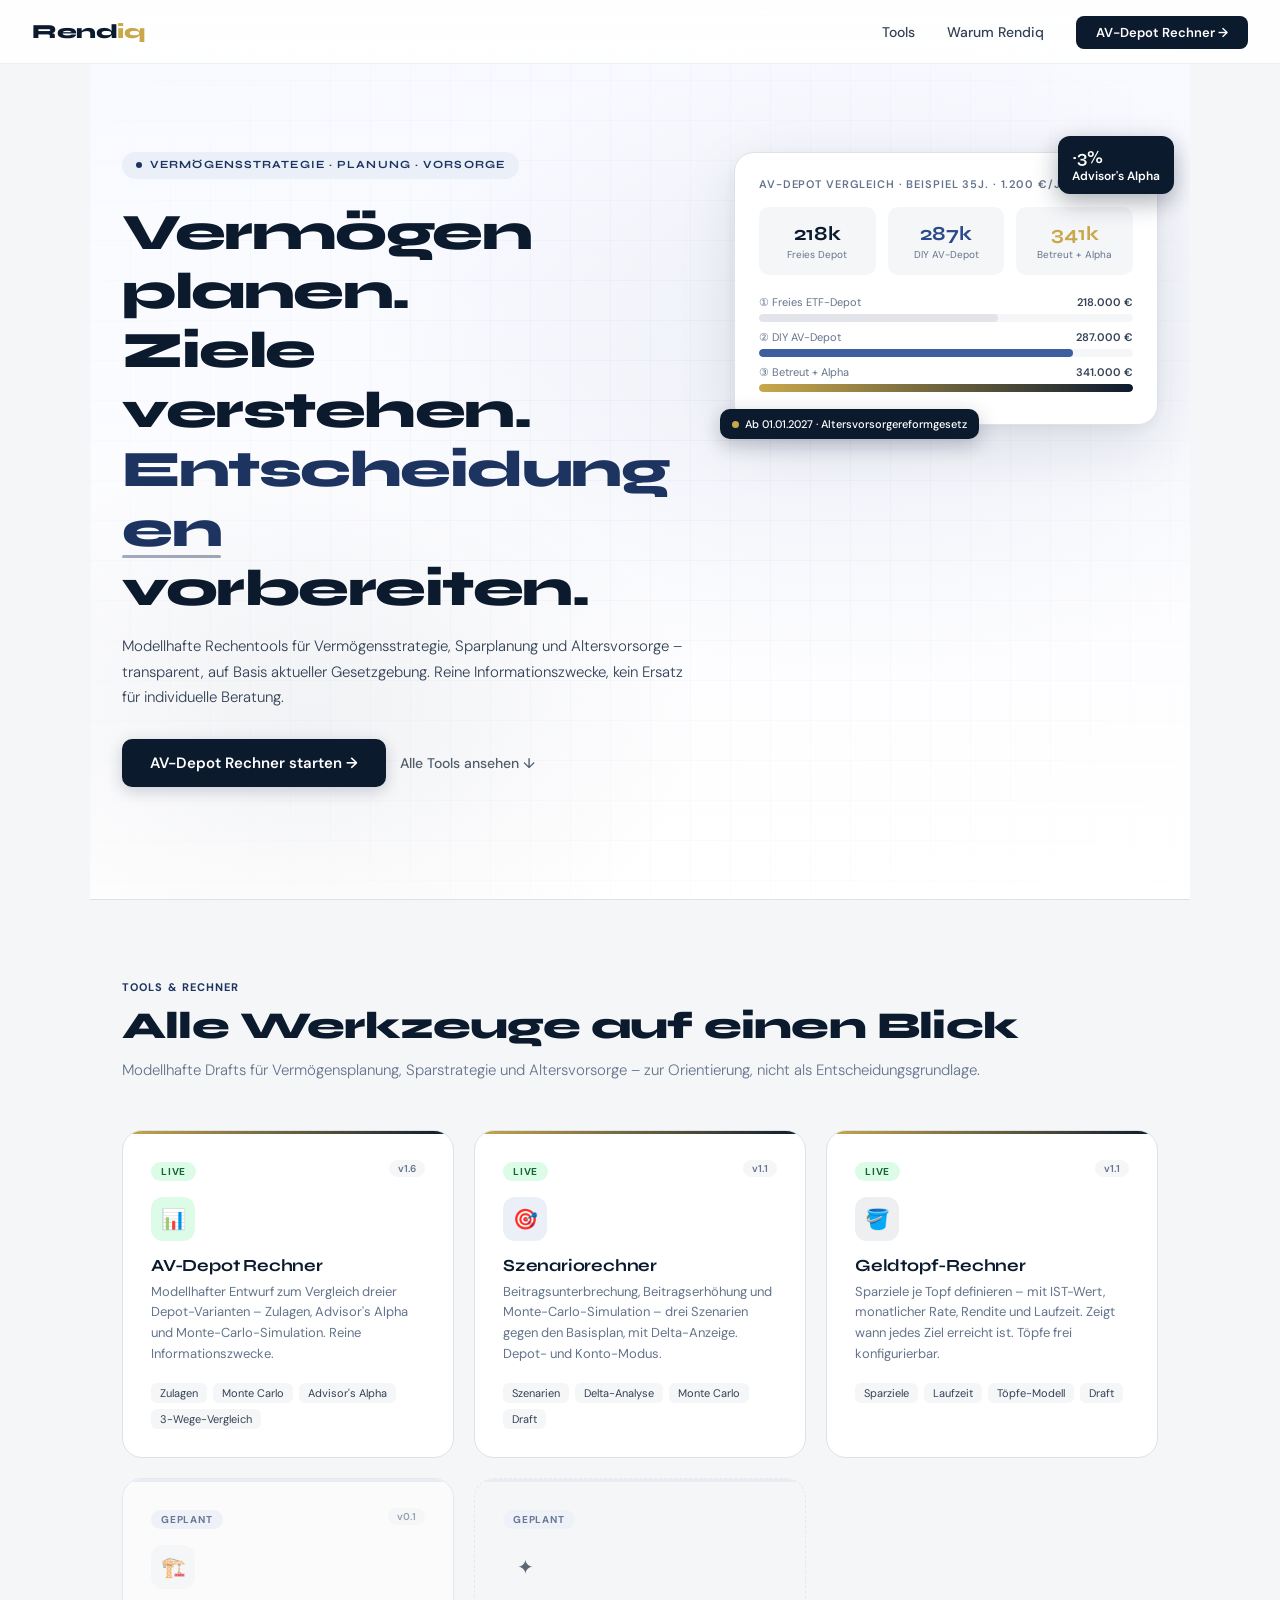
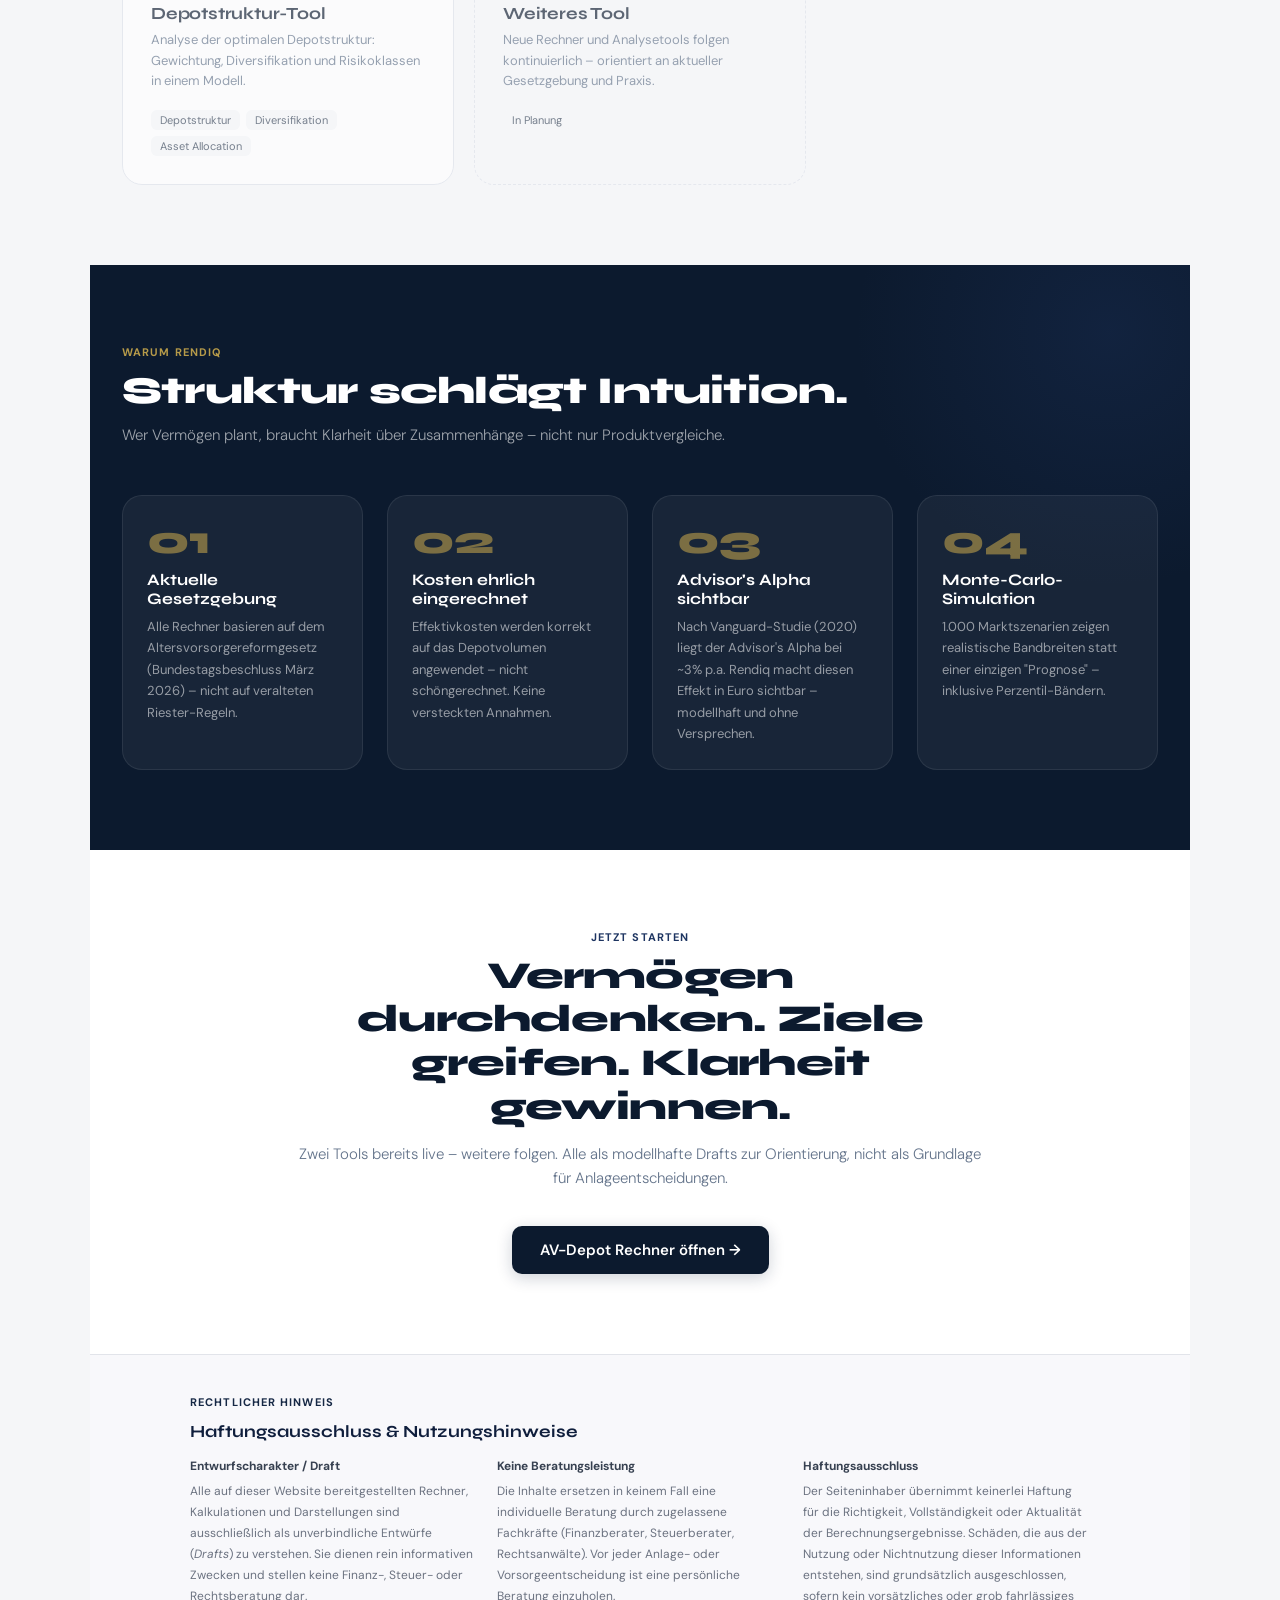
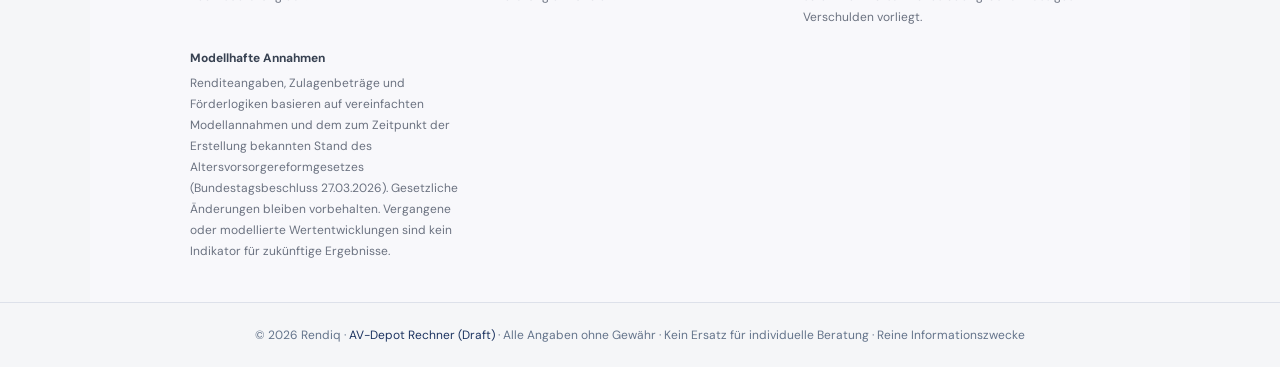
<file: index.html>
<!DOCTYPE html>
<html lang="de">
<head>
  <meta charset="UTF-8">
  <meta name="viewport" content="width=device-width, initial-scale=1.0">
  <title>Rendiq</title>
  <meta http-equiv="refresh" content="0; url=html/index.html">
  <link rel="canonical" href="html/index.html">
</head>
<body>
  <p>Weiterleitung zur Startseite...</p>
  <p><a href="html/index.html">Zur Startseite</a></p>
  <script>
    window.location.replace('html/index.html');
  </script>
</body>
</html>
</file>
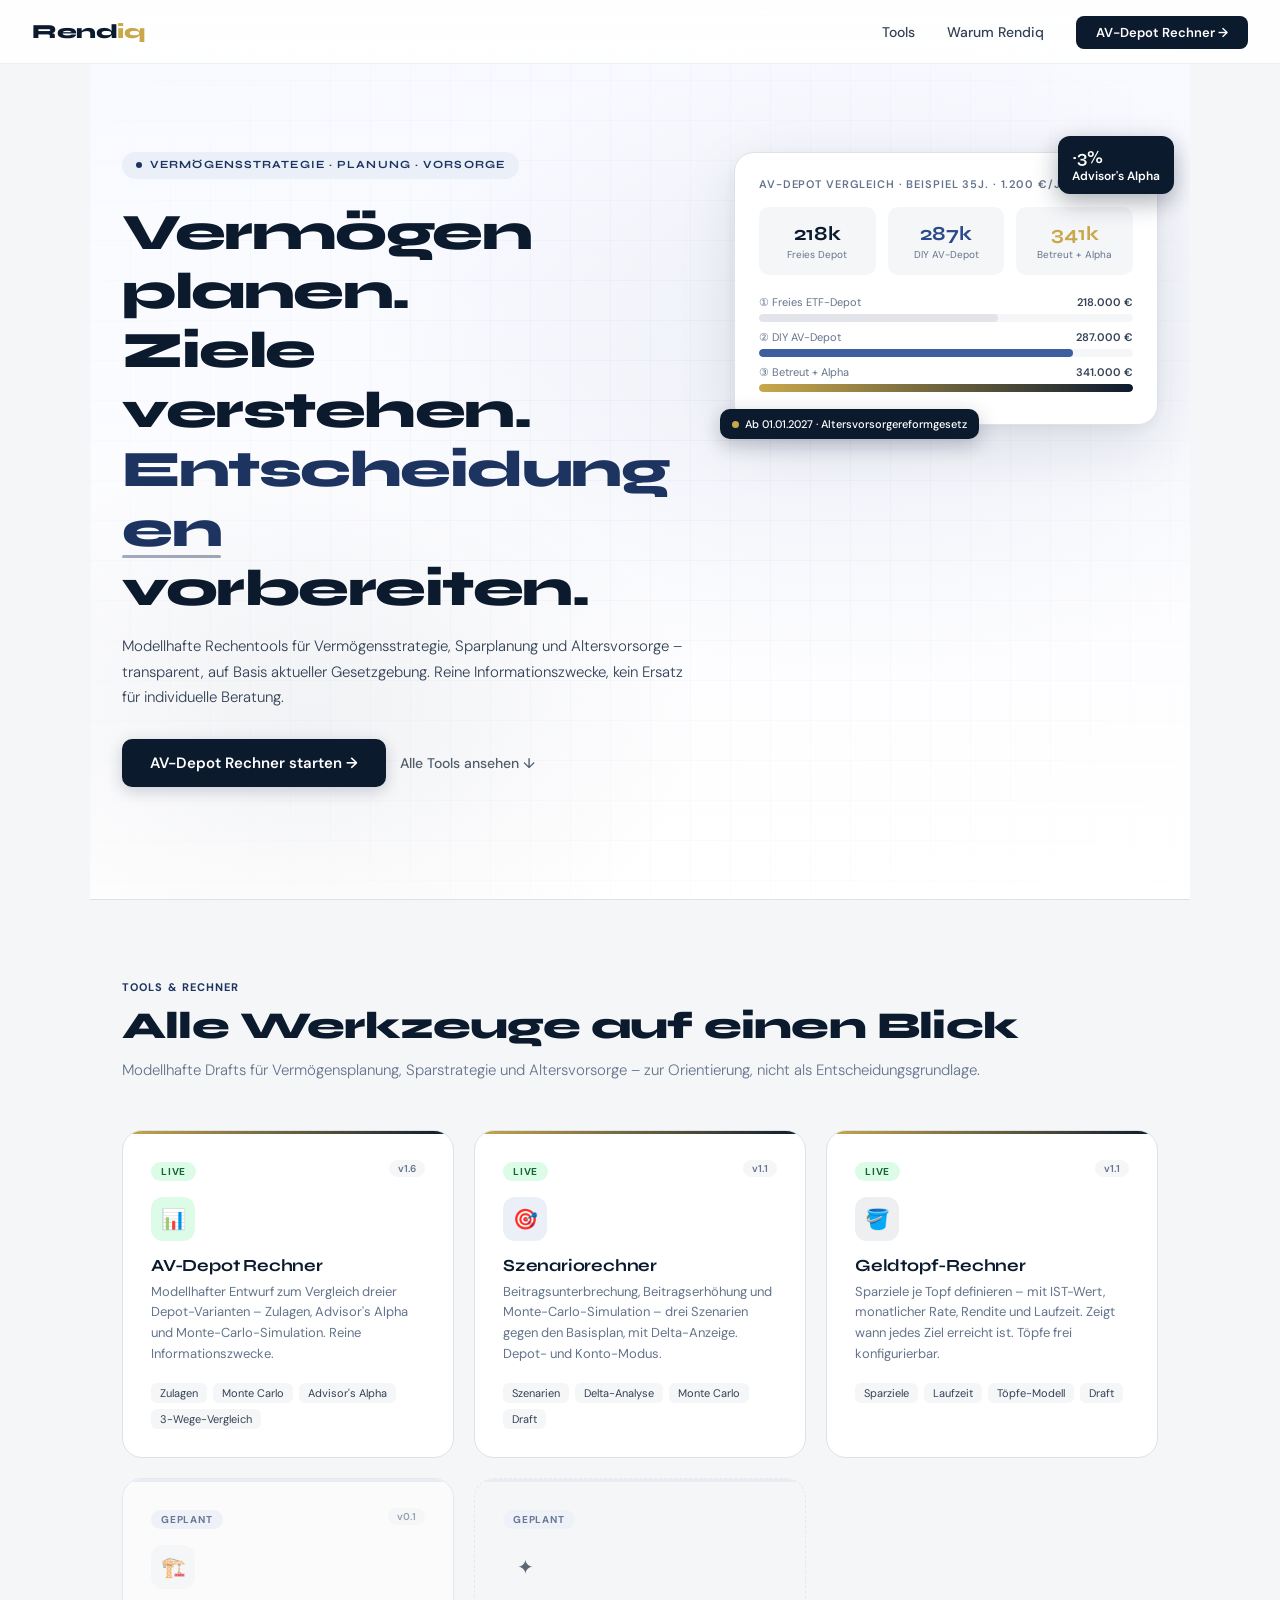
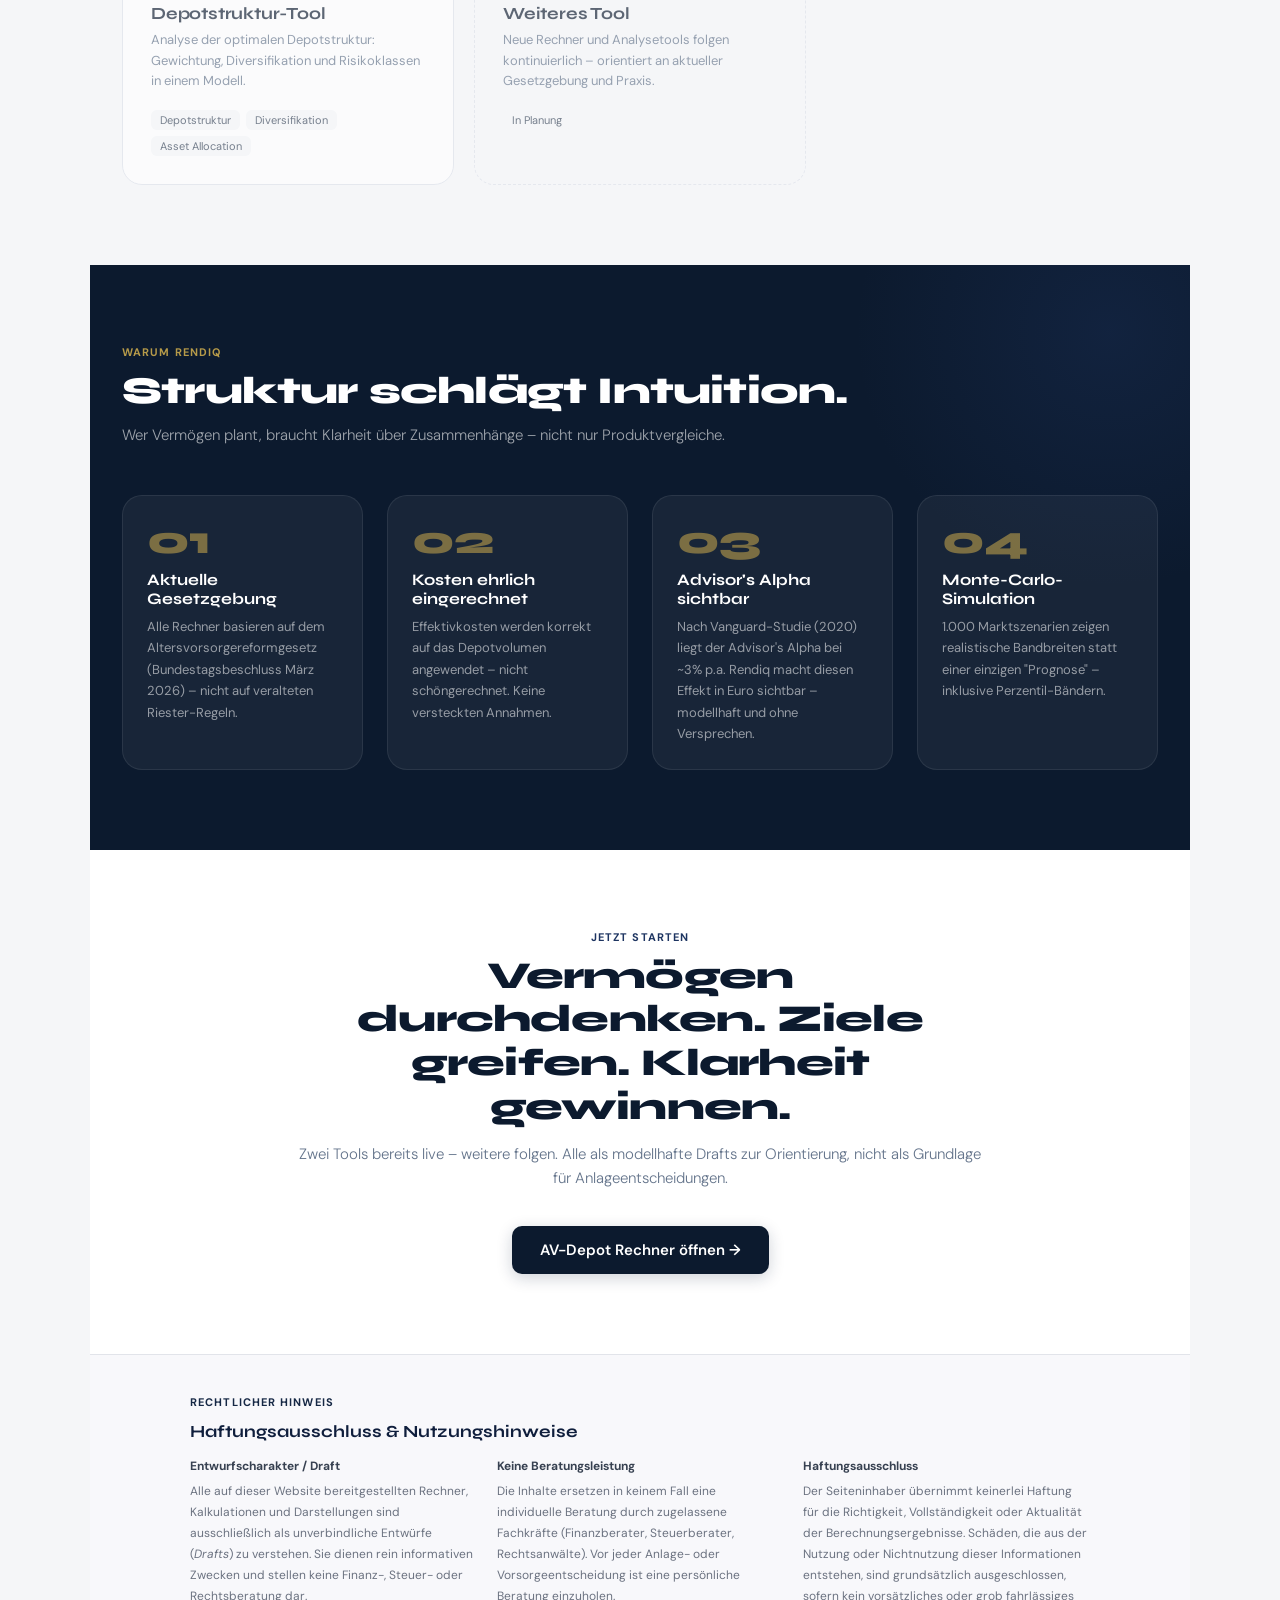
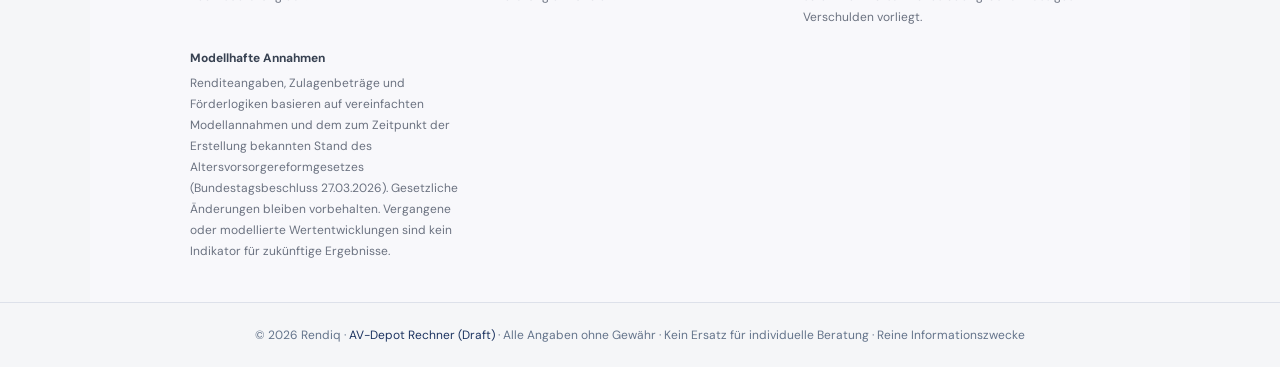
<file: html/index.html>
<!DOCTYPE html>
<html lang="de">
<head>
  <meta charset="UTF-8">
  <meta name="viewport" content="width=device-width, initial-scale=1.0">
  <title>Rendiq – Finanztools. Neu gedacht.</title>
  <link rel="preconnect" href="https://fonts.googleapis.com">
  <link href="https://fonts.googleapis.com/css2?family=Syne:wght@400;500;600;700;800&family=DM+Sans:ital,wght@0,300;0,400;0,500;1,300&display=swap" rel="stylesheet">
  <link rel="stylesheet" href="../css/design.css">
</head>
<body>

<!-- NAV -->
<nav aria-label="Hauptnavigation">
  <a href="#" class="nav-logo">Rend<span>iq</span></a>
  <ul class="nav-links">
    <li><a href="#tools">Tools</a></li>
    <li><a href="#warum">Warum Rendiq</a></li>
    <li><a href="avdepotrechner.html" class="nav-cta">AV-Depot Rechner →</a></li>
  </ul>
</nav>

<main>

<!-- HERO -->
<section class="hero index-hero">
  <div class="hero-bg"></div>
  <div class="hero-grid-bg"></div>
  <div class="hero-inner">
    <div>
      <div class="hero-eyebrow fade-up">Vermögensstrategie · Planung · Vorsorge</div>
      <h1 class="fade-up fade-up-d1">
        Vermögen planen.<br>Ziele verstehen.<br><em>Entscheidungen</em> vorbereiten.
      </h1>
      <p class="hero-sub fade-up fade-up-d2">
        Modellhafte Rechentools für Vermögensstrategie, Sparplanung und Altersvorsorge – transparent, auf Basis aktueller Gesetzgebung. Reine Informationszwecke, kein Ersatz für individuelle Beratung.
      </p>
      <div class="hero-actions fade-up fade-up-d3">
        <a href="avdepotrechner.html" class="btn-primary">
          AV-Depot Rechner starten →
        </a>
        <a href="#tools" class="btn-secondary">Alle Tools ansehen ↓</a>
      </div>
    </div>

    <div class="hero-visual fade-up fade-up-d2">
      <div class="hero-float-badge">
        <span class="big">~3%</span>
        Advisor's Alpha
      </div>
      <div class="hero-card">
        <div class="hero-card-label">AV-Depot Vergleich · Beispiel 35J. · 1.200 €/Jahr</div>
        <div class="hero-stat-row">
          <div class="hero-stat">
            <div class="hero-stat-val">218k</div>
            <div class="hero-stat-sub">Freies Depot</div>
          </div>
          <div class="hero-stat">
            <div class="hero-stat-val slate">287k</div>
            <div class="hero-stat-sub">DIY AV-Depot</div>
          </div>
          <div class="hero-stat">
            <div class="hero-stat-val gold">341k</div>
            <div class="hero-stat-sub">Betreut + Alpha</div>
          </div>
        </div>
        <div class="hero-bar-wrap">
          <div class="hero-bar-label"><span>① Freies ETF-Depot</span><span>218.000 €</span></div>
          <div class="hero-bar-outer"><div class="hero-bar-inner" style="width:64%;background:#E2E4EA;"></div></div>
        </div>
        <div class="hero-bar-wrap">
          <div class="hero-bar-label"><span>② DIY AV-Depot</span><span>287.000 €</span></div>
          <div class="hero-bar-outer"><div class="hero-bar-inner" style="width:84%;background:#3D5FA0;"></div></div>
        </div>
        <div class="hero-bar-wrap">
          <div class="hero-bar-label"><span>③ Betreut + Alpha</span><span>341.000 €</span></div>
          <div class="hero-bar-outer"><div class="hero-bar-inner" style="width:100%;background:linear-gradient(90deg,#C9A84C,#0C1A2E);"></div></div>
        </div>
      </div>
      <div class="hero-float-badge-2">
        <span class="dot-gold"></span>
        Ab 01.01.2027 · Altersvorsorgereformgesetz
      </div>
    </div>
  </div>
</section>

<!-- TOOLS -->
<section class="tools" id="tools">
  <div class="tools-inner">
    <div class="section-eyebrow">Tools & Rechner</div>
    <h2 class="section-title">Alle Werkzeuge auf einen Blick</h2>
    <p class="section-sub">Modellhafte Drafts für Vermögensplanung, Sparstrategie und Altersvorsorge – zur Orientierung, nicht als Entscheidungsgrundlage.</p>

    <div class="tools-grid">

      <!-- AV-Depot Rechner – LIVE -->
      <a href="avdepotrechner.html" class="tool-card active">
        <span class="tool-badge badge-live">Live</span><span style="float:right;font-size:10px;font-weight:600;color:var(--grey);background:var(--grey-light);border-radius:20px;padding:2px 9px;margin-top:1px;">v1.6</span>
        <div class="tool-icon icon-green">📊</div>
        <div class="tool-name">AV-Depot Rechner</div>
        <div class="tool-desc">Modellhafter Entwurf zum Vergleich dreier Depot-Varianten – Zulagen, Advisor's Alpha und Monte-Carlo-Simulation. Reine Informationszwecke.</div>
        <div class="tool-tags">
          <span class="tool-tag">Zulagen</span>
          <span class="tool-tag">Monte Carlo</span>
          <span class="tool-tag">Advisor's Alpha</span>
          <span class="tool-tag">3-Wege-Vergleich</span>
        </div>
        <div class="tool-arrow">→</div>
      </a>

      <!-- Szenariorechner – LIVE -->
      <a href="szenariorechner.html" class="tool-card active">
        <span class="tool-badge badge-live">Live</span><span style="float:right;font-size:10px;font-weight:600;color:var(--grey);background:var(--grey-light);border-radius:20px;padding:2px 9px;margin-top:1px;">v1.1</span>
        <div class="tool-icon icon-violet">🎯</div>
        <div class="tool-name">Szenariorechner</div>
        <div class="tool-desc">Beitragsunterbrechung, Beitragserhöhung und Monte-Carlo-Simulation – drei Szenarien gegen den Basisplan, mit Delta-Anzeige. Depot- und Konto-Modus.</div>
        <div class="tool-tags">
          <span class="tool-tag">Szenarien</span>
          <span class="tool-tag">Delta-Analyse</span>
          <span class="tool-tag">Monte Carlo</span>
          <span class="tool-tag">Draft</span>
        </div>
        <div class="tool-arrow">→</div>
      </a>

      <!-- Geldtöpfe – LIVE -->
      <a href="geldtopfrechner.html" class="tool-card active">
        <span class="tool-badge badge-live">Live</span><span style="float:right;font-size:10px;font-weight:600;color:var(--grey);background:var(--grey-light);border-radius:20px;padding:2px 9px;margin-top:1px;">v1.1</span>
        <div class="tool-icon icon-navy">🪣</div>
        <div class="tool-name">Geldtopf-Rechner</div>
        <div class="tool-desc">Sparziele je Topf definieren – mit IST-Wert, monatlicher Rate, Rendite und Laufzeit. Zeigt wann jedes Ziel erreicht ist. Töpfe frei konfigurierbar.</div>
        <div class="tool-tags">
          <span class="tool-tag">Sparziele</span>
          <span class="tool-tag">Laufzeit</span>
          <span class="tool-tag">Töpfe-Modell</span>
          <span class="tool-tag">Draft</span>
        </div>
        <div class="tool-arrow">→</div>
      </a>

      <!-- Depotstrukturtool – Geplant (verlinkt) -->
      <a href="depotstruktur.html" class="tool-card coming">
        <span class="tool-badge badge-planned">Geplant</span><span style="float:right;font-size:10px;font-weight:600;color:var(--grey);background:var(--grey-light);border-radius:20px;padding:2px 9px;margin-top:1px;">v0.1</span>
        <div class="tool-icon icon-grey">🏗️</div>
        <div class="tool-name">Depotstruktur-Tool</div>
        <div class="tool-desc">Analyse der optimalen Depotstruktur: Gewichtung, Diversifikation und Risikoklassen in einem Modell.</div>
        <div class="tool-tags">
          <span class="tool-tag">Depotstruktur</span>
          <span class="tool-tag">Diversifikation</span>
          <span class="tool-tag">Asset Allocation</span>
        </div>
        <div class="tool-arrow">→</div>
      </a>

      <!-- Platzhalter -->
      <div class="tool-card coming" style="border-style:dashed;background:transparent;">
        <span class="tool-badge badge-planned">Geplant</span>
        <div class="tool-icon icon-grey">✦</div>
        <div class="tool-name">Weiteres Tool</div>
        <div class="tool-desc">Neue Rechner und Analysetools folgen kontinuierlich – orientiert an aktueller Gesetzgebung und Praxis.</div>
        <div class="tool-tags">
          <span class="tool-tag">In Planung</span>
        </div>
      </div>

    </div>
  </div>
</section>

<!-- WHY -->
<section class="why" id="warum">
  <div class="why-inner">
    <div class="section-eyebrow">Warum Rendiq</div>
    <h2 class="section-title">Struktur schlägt Intuition.</h2>
    <p class="section-sub">Wer Vermögen plant, braucht Klarheit über Zusammenhänge – nicht nur Produktvergleiche.</p>

    <div class="why-grid">
      <div class="why-card">
        <div class="why-num">01</div>
        <div class="why-title">Aktuelle Gesetzgebung</div>
        <div class="why-text">Alle Rechner basieren auf dem Altersvorsorgereformgesetz (Bundestagsbeschluss März 2026) – nicht auf veralteten Riester-Regeln.</div>
      </div>
      <div class="why-card">
        <div class="why-num">02</div>
        <div class="why-title">Kosten ehrlich eingerechnet</div>
        <div class="why-text">Effektivkosten werden korrekt auf das Depotvolumen angewendet – nicht schöngerechnet. Keine versteckten Annahmen.</div>
      </div>
      <div class="why-card">
        <div class="why-num">03</div>
        <div class="why-title">Advisor's Alpha sichtbar</div>
        <div class="why-text">Nach Vanguard-Studie (2020) liegt der Advisor's Alpha bei ~3% p.a. Rendiq macht diesen Effekt in Euro sichtbar – modellhaft und ohne Versprechen.</div>
      </div>
      <div class="why-card">
        <div class="why-num">04</div>
        <div class="why-title">Monte-Carlo-Simulation</div>
        <div class="why-text">1.000 Marktszenarien zeigen realistische Bandbreiten statt einer einzigen "Prognose" – inklusive Perzentil-Bändern.</div>
      </div>
    </div>
  </div>
</section>

<!-- CTA -->
<section class="cta-section">
  <div class="cta-inner">
    <div class="section-eyebrow" style="text-align:center">Jetzt starten</div>
    <h2 class="section-title">Vermögen durchdenken. Ziele greifen. Klarheit gewinnen.</h2>
    <p class="section-sub">Zwei Tools bereits live – weitere folgen. Alle als modellhafte Drafts zur Orientierung, nicht als Grundlage für Anlageentscheidungen.</p>
    <div class="cta-btn-row">
      <a href="avdepotrechner.html" class="btn-primary">AV-Depot Rechner öffnen →</a>
    </div>
  </div>
</section>

<!-- DISCLAIMER -->
<section style="background:#F8F8FB;border-top:1px solid #E2E4EA;padding:40px 2rem;">
  <div style="max-width:900px;margin:0 auto;">
    <div style="font-size:11px;font-weight:700;text-transform:uppercase;letter-spacing:0.1em;color:#162845;margin-bottom:12px;">Rechtlicher Hinweis</div>
    <h3 style="font-family:'Syne',sans-serif;font-size:17px;font-weight:700;color:#0F1E3C;margin-bottom:14px;">Haftungsausschluss &amp; Nutzungshinweise</h3>
    <div style="display:grid;grid-template-columns:repeat(auto-fit,minmax(260px,1fr));gap:20px;font-size:12px;color:#6B7280;line-height:1.75;">
      <div>
        <strong style="color:#374151;display:block;margin-bottom:4px;">Entwurfscharakter / Draft</strong>
        Alle auf dieser Website bereitgestellten Rechner, Kalkulationen und Darstellungen sind ausschließlich als unverbindliche Entwürfe (<em>Drafts</em>) zu verstehen. Sie dienen rein informativen Zwecken und stellen keine Finanz-, Steuer- oder Rechtsberatung dar.
      </div>
      <div>
        <strong style="color:#374151;display:block;margin-bottom:4px;">Keine Beratungsleistung</strong>
        Die Inhalte ersetzen in keinem Fall eine individuelle Beratung durch zugelassene Fachkräfte (Finanzberater, Steuerberater, Rechtsanwälte). Vor jeder Anlage- oder Vorsorgeentscheidung ist eine persönliche Beratung einzuholen.
      </div>
      <div>
        <strong style="color:#374151;display:block;margin-bottom:4px;">Haftungsausschluss</strong>
        Der Seiteninhaber übernimmt keinerlei Haftung für die Richtigkeit, Vollständigkeit oder Aktualität der Berechnungsergebnisse. Schäden, die aus der Nutzung oder Nichtnutzung dieser Informationen entstehen, sind grundsätzlich ausgeschlossen, sofern kein vorsätzliches oder grob fahrlässiges Verschulden vorliegt.
      </div>
      <div>
        <strong style="color:#374151;display:block;margin-bottom:4px;">Modellhafte Annahmen</strong>
        Renditeangaben, Zulagenbeträge und Förderlogiken basieren auf vereinfachten Modellannahmen und dem zum Zeitpunkt der Erstellung bekannten Stand des Altersvorsorgereformgesetzes (Bundestagsbeschluss 27.03.2026). Gesetzliche Änderungen bleiben vorbehalten. Vergangene oder modellierte Wertentwicklungen sind kein Indikator für zukünftige Ergebnisse.
      </div>
    </div>
  </div>
</section>

</main>

<!-- FOOTER -->
<footer>
  <p>© 2026 Rendiq · <a href="avdepotrechner.html">AV-Depot Rechner (Draft)</a> · Alle Angaben ohne Gewähr · Kein Ersatz für individuelle Beratung · Reine Informationszwecke</p>
</footer>

</body>
</html>
</file>
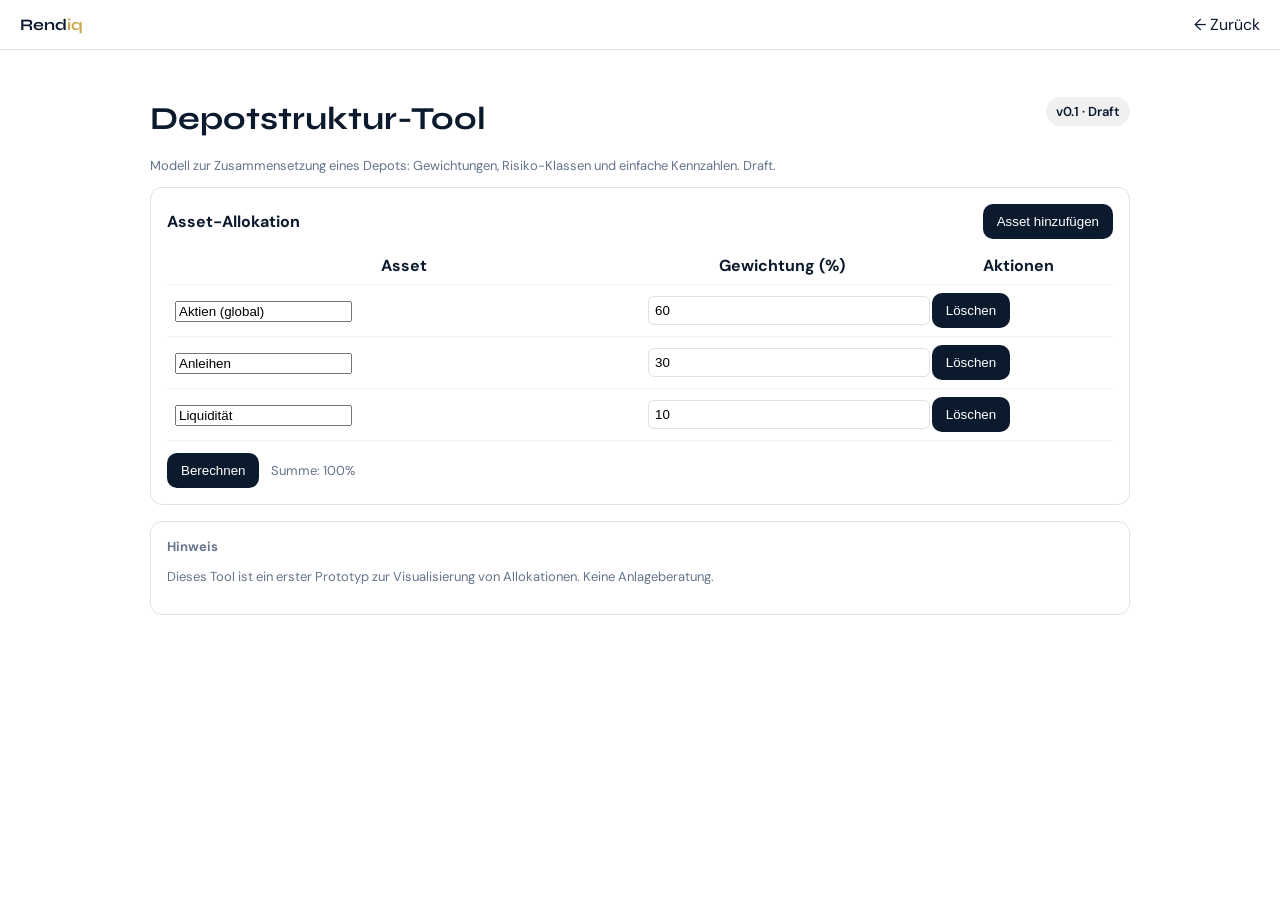
<file: depotstruktur.html>
<!DOCTYPE html>
<html lang="de">
<head>
  <meta charset="utf-8">
  <meta name="viewport" content="width=device-width,initial-scale=1">
  <title>Depotstruktur-Tool · Rendiq</title>
  <link href="https://fonts.googleapis.com/css2?family=Syne:wght@400;600;800&family=DM+Sans:wght@300;400;500&display=swap" rel="stylesheet">
  <style>
    :root{--navy:#0C1A2E;--border:#DDE1EA;--radius:12px;--ink:#0C1A2E}
    body{font-family:'DM Sans',sans-serif;margin:0;background:#fff;color:var(--ink);}
    nav{padding:14px 20px;border-bottom:1px solid var(--border);display:flex;justify-content:space-between;align-items:center}
    .container{max-width:980px;margin:28px auto;padding:0 18px}
    h1{font-family:'Syne',sans-serif;margin-bottom:6px}
    .card{background:#fff;border:1px solid var(--border);border-radius:12px;padding:16px;margin-bottom:16px}
    table{width:100%;border-collapse:collapse}
    td,th{padding:8px;border-bottom:1px solid #f0f0f0}
    input[type=number]{width:100%;padding:6px;border:1px solid var(--border);border-radius:6px}
    .row-actions{display:flex;gap:8px}
    button{background:var(--navy);color:#fff;border:none;padding:10px 14px;border-radius:10px;cursor:pointer}
    .muted{color:#64748B;font-size:13px}
    .results{font-weight:700;margin-top:12px}
  </style>
</head>
<body>
  <nav>
    <a href="index.html" style="text-decoration:none;color:var(--navy);font-weight:700;font-family:'Syne'">Rend<span style="color:#C9A84C">iq</span></a>
    <a href="avdepotrechner.html" style="text-decoration:none;color:var(--navy);">← Zurück</a>
  </nav>

  <main class="container">
    <div style="display:flex;align-items:center;justify-content:space-between;gap:12px">
      <h1>Depotstruktur-Tool</h1>
      <span style="background:rgba(0,0,0,0.06);color:var(--ink);border-radius:18px;padding:6px 10px;font-weight:600;font-size:13px">v0.1 · Draft</span>
    </div>
    <p class="muted">Modell zur Zusammensetzung eines Depots: Gewichtungen, Risiko-Klassen und einfache Kennzahlen. Draft.</p>

    <div class="card">
      <div style="display:flex;justify-content:space-between;align-items:center;margin-bottom:8px">
        <strong>Asset-Allokation</strong>
        <div class="row-actions"><button id="add-row">Asset hinzufügen</button></div>
      </div>
      <table id="asset-table">
        <thead>
          <tr><th style="width:50%">Asset</th><th style="width:30%">Gewichtung (%)</th><th style="width:20%">Aktionen</th></tr>
        </thead>
        <tbody>
          <tr>
            <td><input type="text" value="Aktien (global)" class="asset-name"></td>
            <td><input type="number" value="60" min="0" max="100" class="asset-wt"></td>
            <td><button class="del">Löschen</button></td>
          </tr>
          <tr>
            <td><input type="text" value="Anleihen" class="asset-name"></td>
            <td><input type="number" value="30" min="0" max="100" class="asset-wt"></td>
            <td><button class="del">Löschen</button></td>
          </tr>
          <tr>
            <td><input type="text" value="Liquidität" class="asset-name"></td>
            <td><input type="number" value="10" min="0" max="100" class="asset-wt"></td>
            <td><button class="del">Löschen</button></td>
          </tr>
        </tbody>
      </table>

      <div style="display:flex;gap:12px;margin-top:12px;align-items:center">
        <button id="compute">Berechnen</button>
        <div class="muted">Summe: <span id="sum-val">100%</span></div>
      </div>

      <div class="results card" id="results" style="display:none">
        <div id="norm-msg"></div>
        <div id="simple-metrics"></div>
      </div>
    </div>

    <div class="card muted">
      <strong>Hinweis</strong>
      <p>Dieses Tool ist ein erster Prototyp zur Visualisierung von Allokationen. Keine Anlageberatung.</p>
    </div>
  </main>

  <script>
    function updateSum(){
      const wts = Array.from(document.querySelectorAll('.asset-wt')).map(i=>parseFloat(i.value)||0);
      const s = wts.reduce((a,b)=>a+b,0);
      document.getElementById('sum-val').textContent = Math.round(s*100)/100 + '%';
      return s;
    }
    document.getElementById('add-row').addEventListener('click', ()=>{
      const tb = document.querySelector('#asset-table tbody');
      const tr = document.createElement('tr');
      tr.innerHTML = `<td><input type="text" value="Neues Asset" class="asset-name"></td><td><input type="number" value="0" min="0" max="100" class="asset-wt"></td><td><button class="del">Löschen</button></td>`;
      tb.appendChild(tr);
      tr.querySelector('.del').addEventListener('click', e=>{tr.remove(); updateSum();});
      tr.querySelector('.asset-wt').addEventListener('input', updateSum);
      updateSum();
    });
    document.querySelectorAll('.del').forEach(b=>b.addEventListener('click', e=>{ e.target.closest('tr').remove(); updateSum(); }));
    document.querySelectorAll('.asset-wt').forEach(i=>i.addEventListener('input', updateSum));

    document.getElementById('compute').addEventListener('click', ()=>{
      const names = Array.from(document.querySelectorAll('.asset-name')).map(i=>i.value);
      const wts = Array.from(document.querySelectorAll('.asset-wt')).map(i=>parseFloat(i.value)||0);
      const sum = wts.reduce((a,b)=>a+b,0);
      const res = document.getElementById('results');
      res.style.display = 'block';
      if(sum === 0) { document.getElementById('norm-msg').textContent = 'Summe = 0. Bitte Gewichte eingeben.'; document.getElementById('simple-metrics').textContent=''; return; }
      const norm = wts.map(w=>Math.round(w/sum*10000)/100);
      document.getElementById('norm-msg').textContent = 'Normalisierte Gewichte (%): ' + names.map((n,i)=>`${n}: ${norm[i]}%`).join(' · ');
      // Simple risk proxy: Risk = weighted sum of assumed volatilities
      const vols = wts.map((_,i)=>{ const n=names[i].toLowerCase(); if(n.includes('aktien')) return 14; if(n.includes('anleihen')) return 6; if(n.includes('liquid')) return 1; return 8; });
      const estVol = Math.round(norm.reduce((s,w,i)=>s + (w/100)*vols[i],0)*100)/100;
      document.getElementById('simple-metrics').textContent = 'Geschätzte Portfoliovola (vereinfachter Proxy): ~' + estVol + '% p.a.';
    });

    updateSum();
  </script>
</body>
</html>
</file>
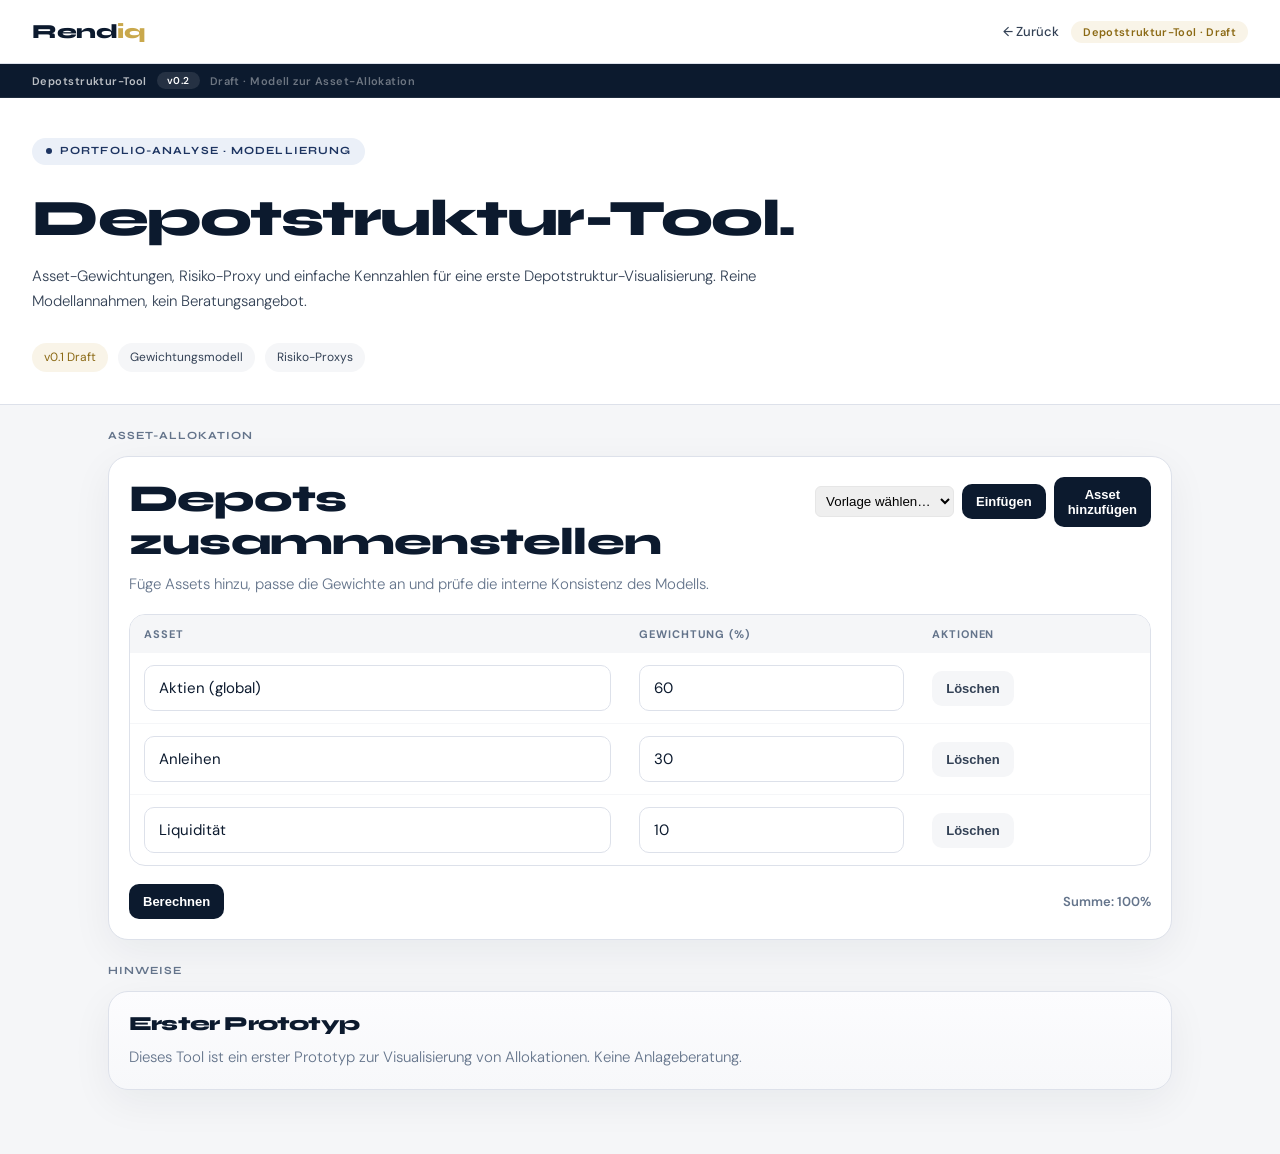
<file: html/depotstruktur.html>
<!DOCTYPE html>
<html lang="de">
<head>
  <meta charset="utf-8">
  <meta name="viewport" content="width=device-width,initial-scale=1">
  <title>Depotstruktur-Tool · Rendiq</title>
  <link href="https://fonts.googleapis.com/css2?family=Syne:wght@400;600;800&family=DM+Sans:wght@300;400;500&display=swap" rel="stylesheet">
  <link rel="stylesheet" href="../css/design.css">
</head>
<body>
  <header>
    <a href="index.html" class="logo">Rend<span>iq</span></a>
    <div class="nav-right">
      <a href="avdepotrechner.html" class="nav-back">← Zurück</a>
      <div class="header-badge">Depotstruktur-Tool · Draft</div>
    </div>
  </header>

  <div class="page-status-bar">
    <span>Depotstruktur-Tool</span>
    <span class="page-status-pill">v0.2</span>
    <span class="page-status-sub">Draft · Modell zur Asset-Allokation</span>
  </div>

  <div class="hero">
    <div class="hero-eyebrow">Portfolio-Analyse · Modellierung</div>
    <h1>Depotstruktur-Tool.</h1>
    <p>Asset-Gewichtungen, Risiko-Proxy und einfache Kennzahlen für eine erste Depotstruktur-Visualisierung. Reine Modellannahmen, kein Beratungsangebot.</p>
    <div class="hero-pills">
      <span class="pill green">v0.1 Draft</span>
      <span class="pill">Gewichtungsmodell</span>
      <span class="pill">Risiko-Proxys</span>
    </div>
  </div>

  <main class="container">
    <section class="section">
      <div class="section-label">Asset-Allokation</div>

      <div class="card tool-panel">
          <div class="panel-header">
          <div>
            <div class="section-title">Depots zusammenstellen</div>
            <p class="section-sub">Füge Assets hinzu, passe die Gewichte an und prüfe die interne Konsistenz des Modells.</p>
          </div>
          <div style="display:flex;gap:8px;align-items:center">
            <select id="template-select" style="padding:6px;border-radius:6px;border:1px solid #e6e6e6">
              <option value="">Vorlage wählen…</option>
              <option value="aktienfonds">Aktienfonds</option>
              <option value="mischfonds">Mischfonds</option>
            </select>
            <button id="insert-template">Einfügen</button>
            <button id="add-row">Asset hinzufügen</button>
          </div>
        </div>

        <div class="table-shell">
          <table id="asset-table">
            <thead>
              <tr><th>Asset</th><th>Gewichtung (%)</th><th>Aktionen</th></tr>
            </thead>
            <tbody>
              <tr>
                <td><input type="text" value="Aktien (global)" class="asset-name"></td>
                <td><input type="number" value="60" min="0" max="100" class="asset-wt"></td>
                <td><button class="del">Löschen</button></td>
              </tr>
              <tr>
                <td><input type="text" value="Anleihen" class="asset-name"></td>
                <td><input type="number" value="30" min="0" max="100" class="asset-wt"></td>
                <td><button class="del">Löschen</button></td>
              </tr>
              <tr>
                <td><input type="text" value="Liquidität" class="asset-name"></td>
                <td><input type="number" value="10" min="0" max="100" class="asset-wt"></td>
                <td><button class="del">Löschen</button></td>
              </tr>
            </tbody>
          </table>
        </div>

        <div class="toolbar-row">
          <button id="compute">Berechnen</button>
          <div class="toolbar-summary">Summe: <span id="sum-val">100%</span></div>
        </div>

        <div class="results-panel" id="results" style="display:none">
          <div id="norm-msg"></div>
          <div id="simple-metrics"></div>
        </div>
      </div>
    </section>

    <section class="section">
      <div class="section-label">Hinweise</div>
      <div class="card muted-panel">
        <div class="section-title" style="font-size:20px; margin-bottom:10px;">Erster Prototyp</div>
        <p class="section-sub" style="margin-bottom:0;">Dieses Tool ist ein erster Prototyp zur Visualisierung von Allokationen. Keine Anlageberatung.</p>
      </div>
    </section>
  </main>

  <script>
    function updateSum(){
      const wts = Array.from(document.querySelectorAll('.asset-wt')).map(i=>parseFloat(i.value)||0);
      const s = wts.reduce((a,b)=>a+b,0);
      document.getElementById('sum-val').textContent = Math.round(s*100)/100 + '%';
      return s;
    }

    // Templates for common asset types
    const TEMPLATES = {
      aktienfonds: {
        label: 'Aktienfonds',
        props: { TER: 0.2, aktienquote: 100, cashquote: 0, agio: 0 }
      },
      mischfonds: {
        label: 'Mischfonds',
        props: { TER: 0.8, aktienquote: 50, anleihenquote: 30, rohstoffquote: 10, cashquote: 10, agio: 1 }
      }
    };

    function createRow(name, wt, templateKey){
      const tb = document.querySelector('#asset-table tbody');
      const tr = document.createElement('tr');
      tr.innerHTML = `<td><input type="text" value="${name||'Neues Asset'}" class="asset-name"></td><td><input type="number" value="${wt||0}" min="0" max="100" class="asset-wt"></td><td style="display:flex;gap:6px"><button class="details">Details</button><button class="del">Löschen</button></td>`;
      tb.appendChild(tr);

      // insert detail row
      const dr = document.createElement('tr');
      dr.classList.add('detail-row');
      dr.style.display = 'none';
      const detailHtmlParts = [];
      detailHtmlParts.push('<td colspan="3">');
      detailHtmlParts.push('<div style="display:flex;gap:12px;flex-wrap:wrap">');
      // if template provided, populate props
      const props = (templateKey && TEMPLATES[templateKey]) ? TEMPLATES[templateKey].props : {};
      // common fields
      detailHtmlParts.push(`<div style="min-width:140px"><label>TER (%)<br><input type="number" step="0.01" class="prop-ter" value="${props.TER||''}"></label></div>`);
      detailHtmlParts.push(`<div style="min-width:140px"><label>Agio (%)<br><input type="number" step="0.01" class="prop-agio" value="${props.agio||0}"></label></div>`);
      // dynamic ratio fields
      if(props.aktienquote!==undefined) detailHtmlParts.push(`<div style="min-width:160px"><label>Aktienquote (%)<br><input type="number" class="prop-akt" value="${props.aktienquote}"></label></div>`);
      if(props.anleihenquote!==undefined) detailHtmlParts.push(`<div style="min-width:160px"><label>Anleihenquote (%)<br><input type="number" class="prop-anl" value="${props.anleihenquote}"></label></div>`);
      if(props.rohstoffquote!==undefined) detailHtmlParts.push(`<div style="min-width:160px"><label>Rohstoffquote (%)<br><input type="number" class="prop-roh" value="${props.rohstoffquote}"></label></div>`);
      if(props.cashquote!==undefined) detailHtmlParts.push(`<div style="min-width:160px"><label>Cashquote (%)<br><input type="number" class="prop-cash" value="${props.cashquote}"></label></div>`);
      detailHtmlParts.push('</div>');
      detailHtmlParts.push('</td>');
      dr.innerHTML = detailHtmlParts.join('');
      tb.appendChild(dr);

      tr.querySelector('.del').addEventListener('click', e=>{ tr.remove(); dr.remove(); updateSum(); });
      tr.querySelector('.details').addEventListener('click', e=>{ dr.style.display = dr.style.display==='none'?'table-row':'none'; });
      tr.querySelector('.asset-wt').addEventListener('input', updateSum);
      // hook detail inputs to some future logic if needed
      return tr;
    }
    document.getElementById('add-row').addEventListener('click', ()=>{
      createRow('Neues Asset', 0);
      updateSum();
    });
    document.getElementById('insert-template').addEventListener('click', ()=>{
      const key = document.getElementById('template-select').value;
      if(!key) return alert('Bitte zuerst eine Vorlage wählen.');
      const t = TEMPLATES[key];
      const tr = createRow(t.label, 0, key);
      // show details row immediately
      const dr = tr.nextElementSibling;
      if(dr && dr.classList.contains('detail-row')) dr.style.display = 'table-row';
      updateSum();
    });
    document.querySelectorAll('.del').forEach(b=>b.addEventListener('click', e=>{ const tr = e.target.closest('tr'); const next = tr.nextElementSibling; tr.remove(); if(next && next.classList && next.classList.contains('detail-row')) next.remove(); updateSum(); }));
    document.querySelectorAll('.asset-wt').forEach(i=>i.addEventListener('input', updateSum));

    document.getElementById('compute').addEventListener('click', ()=>{
      const names = Array.from(document.querySelectorAll('.asset-name')).map(i=>i.value);
      const wts = Array.from(document.querySelectorAll('.asset-wt')).map(i=>parseFloat(i.value)||0);
      const sum = wts.reduce((a,b)=>a+b,0);
      const res = document.getElementById('results');
      res.style.display = 'block';
      if(sum === 0) { document.getElementById('norm-msg').textContent = 'Summe = 0. Bitte Gewichte eingeben.'; document.getElementById('simple-metrics').textContent=''; return; }
      const norm = wts.map(w=>Math.round(w/sum*10000)/100);
      document.getElementById('norm-msg').textContent = 'Normalisierte Gewichte (%): ' + names.map((n,i)=>`${n}: ${norm[i]}%`).join(' · ');
      // Simple risk proxy: Risk = weighted sum of assumed volatilities
      const vols = wts.map((_,i)=>{ const n=names[i].toLowerCase(); if(n.includes('aktien')) return 14; if(n.includes('anleihen')) return 6; if(n.includes('liquid')) return 1; return 8; });
      const estVol = Math.round(norm.reduce((s,w,i)=>s + (w/100)*vols[i],0)*100)/100;
      // Read TER / Agio from detail rows if present and compute weighted averages
      const ters = Array.from(document.querySelectorAll('.prop-ter')).map(i=>parseFloat(i.value)||0);
      const agios = Array.from(document.querySelectorAll('.prop-agio')).map(i=>parseFloat(i.value)||0);
      // align lengths: if no detail inputs, arrays may be shorter; map by asset index via traversing rows
      const tbRows = Array.from(document.querySelectorAll('#asset-table tbody tr')).filter(r=>!r.classList.contains('detail-row'));
      let avgTer = 0, avgAgio = 0;
      if(tbRows.length>0){
        let terSum=0, agioSum=0;
        tbRows.forEach((r,i)=>{
          const next = r.nextElementSibling;
          let ter = 0, agio = 0;
          if(next && next.classList.contains('detail-row')){
            const tIn = next.querySelector('.prop-ter');
            const aIn = next.querySelector('.prop-agio');
            ter = tIn?parseFloat(tIn.value)||0:0;
            agio = aIn?parseFloat(aIn.value)||0:0;
          }
          terSum += (norm[i]/100)*ter;
          agioSum += (norm[i]/100)*agio;
        });
        avgTer = Math.round(terSum*100)/100;
        avgAgio = Math.round(agioSum*100)/100;
      }
      document.getElementById('simple-metrics').textContent = 'Geschätzte Portfoliovola (vereinfachter Proxy): ~' + estVol + '% p.a. · Durchschnittliche TER: ' + avgTer + '% · Durchschnittliches Agio: ' + avgAgio + '%';
    });

    updateSum();
  </script>
</body>
</html>
</file>
<file: css/design.css>
*, *::before, *::after { box-sizing: border-box; margin: 0; padding: 0; }

:root {
  --navy: #0C1A2E;
  --navy-mid: #162845;
  --navy-light: #1D3461;
  --slate: #1D3461;
  --violet: #2C4A8A;
  --violet-light: #3D5FA0;
  --violet-pale: #EBF0F8;
  --grey: #64748B;
  --grey-light: #F5F6F8;
  --grey-mid: #E4E7ED;
  --white: #FFFFFF;
  --ink: #0C1A2E;
  --ink-mid: #334155;
  --ink-light: #64748B;
  --accent: #C9A84C;
  --border: #DDE1EA;
  --bg: #F5F6F8;
  --radius: 10px;
  --radius-lg: 20px;
  --shadow: 0 2px 16px rgba(12,26,46,0.08);
  --gold: #C9A84C;
  --gold-light: #F9F4E8;
  --gold-l: #F9F4E8;
  --red: #B33A2A;
  --red-light: #FBE9E8;
  --red-soft: #FBE9E8;
  --blue: #1D3461;
  --blue-light: #EBF0F8;
  --green: #16A34A;
  --green-l: #F0FDF4;
  --green-mid: #1D3461;
  --red-strong: #DC2626;
  --red-l: #FEF2F2;
  --blue-main: #2563EB;
  --blue-l: #EFF6FF;
  --col-a: #DC2626;
  --col-b: #16A34A;
  --col-mc: #9333EA;
  --t1: #2563EB;
  --t1-l: #EFF6FF;
  --t2: #D97706;
  --t2-l: #FFFBEB;
  --t3: #16A34A;
  --t3-l: #F0FDF4;
  --t4: #9333EA;
  --t4-l: #FAF5FF;
  --t5: #DC2626;
  --t5-l: #FEF2F2;
  --t6: #0891B2;
  --t6-l: #ECFEFF;
}

html { scroll-behavior: smooth; }

body {
  font-family: 'DM Sans', sans-serif;
  font-weight: 400;
  background: var(--bg);
  color: var(--ink);
  min-height: 100vh;
  overflow-x: hidden;
}

body.index-body {
  background: var(--white);
}

nav {
  position: fixed;
  top: 0;
  left: 0;
  right: 0;
  z-index: 100;
  padding: 0 2rem;
  height: 64px;
  display: flex;
  align-items: center;
  justify-content: space-between;
  background: rgba(255,255,255,0.85);
  backdrop-filter: blur(16px);
  border-bottom: 1px solid rgba(226,228,234,0.6);
}

header {
  background: rgba(255,255,255,0.92);
  backdrop-filter: blur(16px);
  border-bottom: 1px solid var(--border);
  padding: 0 2rem;
  position: sticky;
  top: 0;
  z-index: 100;
  display: flex;
  align-items: center;
  justify-content: space-between;
  height: 64px;
}

.nav-logo,
.logo {
  font-family: 'Syne', sans-serif;
  font-size: 20px;
  font-weight: 800;
  color: var(--navy);
  letter-spacing: -0.5px;
  text-decoration: none;
}

.nav-logo span,
.logo span {
  color: #C9A84C;
}

.nav-links {
  display: flex;
  align-items: center;
  gap: 2rem;
  list-style: none;
}

.nav-links a,
.nav-back {
  font-size: 14px;
  font-weight: 500;
  color: var(--ink-mid);
  text-decoration: none;
  transition: color 0.15s;
}

.nav-links a:hover,
.nav-back:hover {
  color: var(--navy-light);
}

.nav-back {
  font-size: 13px;
  display: flex;
  align-items: center;
  gap: 6px;
}

.nav-right {
  display: flex;
  align-items: center;
  gap: 12px;
}

.nav-cta {
  background: var(--navy);
  color: var(--white) !important;
  padding: 8px 20px;
  border-radius: 8px;
  font-size: 13px !important;
  font-weight: 600 !important;
  transition: background 0.15s !important;
}

.nav-cta:hover {
  background: var(--navy-light) !important;
  color: var(--white) !important;
}

.header-badge {
  font-size: 11px;
  background: var(--gold-light);
  color: #8B6914;
  border-radius: 20px;
  padding: 4px 12px;
  font-weight: 600;
  letter-spacing: 0.03em;
}

.hero {
  min-height: 100vh;
  padding: 120px 2rem 80px;
  display: flex;
  align-items: center;
  position: relative;
  overflow: hidden;
  background: var(--white);
  border-bottom: 1px solid var(--border);
}

.hero:not(.index-hero) {
  max-width: none;
  width: 100%;
  margin: 0;
  min-height: auto;
  padding: 2.5rem 2rem 2rem;
  display: block;
}

.hero-bg {
  position: absolute;
  inset: 0;
  background:
    radial-gradient(ellipse 80% 60% at 70% 40%, rgba(44,74,138,0.07) 0%, transparent 60%),
    radial-gradient(ellipse 60% 50% at 20% 80%, rgba(15,30,60,0.05) 0%, transparent 60%),
    linear-gradient(180deg, #F8F9FF 0%, #FFFFFF 100%);
}

.hero-grid-bg {
  position: absolute;
  inset: 0;
  background-image:
    linear-gradient(rgba(44,74,138,0.04) 1px, transparent 1px),
    linear-gradient(90deg, rgba(44,74,138,0.04) 1px, transparent 1px);
  background-size: 40px 40px;
  mask-image: radial-gradient(ellipse 80% 80% at 50% 50%, black, transparent);
}

.hero-inner {
  max-width: none;
  margin: 0 auto;
  width: 100%;
  display: grid;
  grid-template-columns: minmax(0, 1.15fr) minmax(280px, 0.85fr);
  gap: clamp(1.5rem, 3vw, 3rem);
  align-items: start;
  position: relative;
}

.hero-inner > * {
  min-width: 0;
}

.hero-eyebrow {
  display: inline-flex;
  align-items: center;
  flex-wrap: wrap;
  gap: 8px;
  font-size: 11px;
  font-weight: 700;
  text-transform: uppercase;
  letter-spacing: 0.1em;
  color: var(--navy-light);
  background: var(--violet-pale);
  padding: 5px 14px;
  border-radius: 20px;
  margin-bottom: 24px;
  line-height: 1.5;
  max-width: 100%;
  overflow-wrap: anywhere;
}

.hero-eyebrow::before {
  content: '';
  width: 6px;
  height: 6px;
  background: var(--navy-light);
  border-radius: 50%;
  animation: pulse 2s infinite;
}

.hero h1 {
  font-family: 'Syne', sans-serif;
  font-size: clamp(24px, 4vw, 58px);
  font-weight: 800;
  line-height: 1.16;
  letter-spacing: -1.5px;
  color: var(--navy);
  margin-bottom: 16px;
  max-width: min(920px, 100%);
  text-wrap: balance;
  overflow-wrap: anywhere;
  hyphens: auto;
  width: 100%;
}

.hero h1 em {
  font-style: normal;
  color: var(--navy-light);
  position: relative;
}

.hero h1 em::after {
  content: '';
  position: absolute;
  bottom: 2px;
  left: 0;
  right: 0;
  height: 3px;
  background: linear-gradient(90deg, var(--navy-light), var(--navy-mid));
  border-radius: 2px;
  opacity: 0.4;
}

.hero p {
  font-size: 15px;
  font-weight: 300;
  color: var(--ink-mid);
  line-height: 1.7;
  margin-bottom: 28px;
  max-width: min(760px, 100%);
  overflow-wrap: anywhere;
  hyphens: auto;
}

.hero-sub,
.hero .hero-copy p {
  font-size: 17px;
  font-weight: 300;
  color: var(--ink-mid);
  line-height: 1.7;
  margin-bottom: 28px;
  max-width: min(760px, 100%);
  overflow-wrap: anywhere;
  hyphens: auto;
}

.hero-actions {
  display: flex;
  gap: 14px;
  align-items: center;
  flex-wrap: wrap;
}

.btn-primary {
  background: var(--navy);
  color: var(--white);
  padding: 14px 28px;
  border-radius: var(--radius);
  font-size: 15px;
  font-weight: 600;
  text-decoration: none;
  font-family: 'DM Sans', sans-serif;
  transition: all 0.2s;
  display: inline-flex;
  align-items: center;
  gap: 8px;
  box-shadow: 0 4px 16px rgba(15,30,60,0.2);
}

.btn-primary:hover {
  background: var(--navy-light);
  box-shadow: 0 6px 24px rgba(12,26,46,0.3);
  transform: translateY(-1px);
}

.btn-secondary {
  color: var(--navy);
  font-size: 14px;
  font-weight: 500;
  text-decoration: none;
  display: inline-flex;
  align-items: center;
  gap: 6px;
  opacity: 0.7;
  transition: opacity 0.15s;
}

.btn-secondary:hover { opacity: 1; }

.hero-visual {
  position: relative;
  width: 100%;
  min-width: 0;
}

.hero-card {
  background: var(--white);
  border: 1px solid var(--border);
  border-radius: var(--radius-lg);
  padding: 24px;
  box-shadow: 0 20px 60px rgba(15,30,60,0.1), 0 4px 16px rgba(15,30,60,0.06);
  position: relative;
  z-index: 2;
  width: 100%;
  max-width: 100%;
  box-sizing: border-box;
}

.hero-card-label {
  font-size: 11px;
  font-weight: 600;
  text-transform: uppercase;
  letter-spacing: 0.08em;
  color: var(--ink-light);
  margin-bottom: 16px;
  overflow-wrap: anywhere;
}

.hero-stat-row {
  display: grid;
  grid-template-columns: repeat(3, minmax(0, 1fr));
  gap: 12px;
  margin-bottom: 20px;
}

.hero-stat {
  background: var(--grey-light);
  border-radius: 10px;
  padding: 14px;
  text-align: center;
}

.hero-stat-val {
  font-family: 'Syne', sans-serif;
  font-size: 20px;
  font-weight: 700;
  color: var(--navy);
  margin-bottom: 2px;
}

.hero-stat-val.gold { color: #C9A84C; }
.hero-stat-val.slate { color: var(--violet); }
.hero-stat-sub { font-size: 10px; color: var(--ink-light); overflow-wrap: anywhere; }
.hero-bar-wrap { margin-bottom: 8px; }
.hero-bar-label {
  display: flex;
  justify-content: space-between;
  font-size: 11px;
  color: var(--ink-light);
  margin-bottom: 5px;
  gap: 8px;
  flex-wrap: wrap;
  overflow-wrap: anywhere;
}
.hero-bar-label span:last-child { font-weight: 600; color: var(--ink-mid); }
.hero-bar-outer {
  height: 8px;
  background: var(--grey-light);
  border-radius: 4px;
  overflow: hidden;
}
.hero-bar-inner {
  height: 100%;
  border-radius: 4px;
  transition: width 1s ease;
}
.hero-float-badge {
  position: absolute;
  top: -16px;
  right: -16px;
  background: var(--navy);
  color: var(--white);
  border-radius: 12px;
  padding: 10px 14px;
  font-size: 12px;
  font-weight: 600;
  box-shadow: 0 8px 24px rgba(12,26,46,0.35);
  z-index: 3;
}
.hero-float-badge .big {
  font-size: 18px;
  font-family: 'Syne', sans-serif;
  display: block;
}
.hero-float-badge-2 {
  position: absolute;
  bottom: -14px;
  left: -14px;
  background: var(--navy);
  color: var(--white);
  border-radius: 10px;
  padding: 8px 12px;
  font-size: 11px;
  font-weight: 500;
  box-shadow: 0 6px 20px rgba(15,30,60,0.25);
  z-index: 3;
  display: flex;
  align-items: center;
  gap: 6px;
}
.dot-gold {
  width: 7px;
  height: 7px;
  background: #C9A84C;
  border-radius: 50%;
  flex-shrink: 0;
}

.hero-eyebrow,
.hero h1,
.section-title,
.tool-name,
.nav-logo,
.logo,
.footer-logo,
.scenario-title,
.ov-val,
.res-col-val,
.mc-card-val,
.topf-name,
.topf-summary-val,
.res-val {
  font-family: 'Syne', sans-serif;
}

.tools {
  padding: 80px 2rem;
  background: var(--grey-light);
}

.tools-inner,
.why-inner,
.cta-inner,
.footer-inner,
main {
  max-width: 1100px;
  margin: 0 auto;
}

.hero-inner {
  max-width: none;
  margin: 0 auto;
}

.section-eyebrow {
  font-size: 11px;
  font-weight: 700;
  text-transform: uppercase;
  letter-spacing: 0.1em;
  color: var(--navy-light);
  margin-bottom: 10px;
}

.section-title {
  font-size: clamp(26px, 3.5vw, 38px);
  font-weight: 800;
  color: var(--navy);
  letter-spacing: -0.8px;
  margin-bottom: 10px;
  line-height: 1.15;
}

.section-sub {
  font-size: 15px;
  color: var(--ink-light);
  font-weight: 300;
  max-width: 100%;
  line-height: 1.6;
  margin-bottom: 48px;
}

.tools-grid {
  display: grid;
  grid-template-columns: repeat(auto-fit, minmax(300px, 1fr));
  gap: 20px;
}

.tool-card {
  background: var(--white);
  border: 1px solid var(--border);
  border-radius: var(--radius-lg);
  padding: 28px;
  text-decoration: none;
  display: block;
  transition: all 0.2s;
  position: relative;
  overflow: hidden;
}

.tool-card::before {
  content: '';
  position: absolute;
  top: 0;
  left: 0;
  right: 0;
  height: 3px;
  background: var(--grey-mid);
  transition: background 0.2s;
}

.tool-card.active::before { background: linear-gradient(90deg, #C9A84C, var(--navy)); }
.tool-card.coming::before { background: var(--grey-mid); }
.tool-card:hover {
  box-shadow: 0 12px 40px rgba(15,30,60,0.1);
  transform: translateY(-2px);
  border-color: rgba(44,74,138,0.2);
}
.tool-card.coming { opacity: 0.65; cursor: default; }
.tool-card.coming:hover { transform: none; box-shadow: none; border-color: var(--border); }

.tool-badge {
  display: inline-block;
  font-size: 10px;
  font-weight: 700;
  text-transform: uppercase;
  letter-spacing: 0.08em;
  padding: 3px 10px;
  border-radius: 20px;
  margin-bottom: 16px;
}

.badge-live { background: #DCFCE7; color: #166534; }
.badge-soon { background: var(--grey-light); color: var(--grey); }
.badge-planned { background: var(--violet-pale); color: var(--navy-light); }

.tool-icon {
  width: 44px;
  height: 44px;
  border-radius: 12px;
  display: flex;
  align-items: center;
  justify-content: center;
  font-size: 20px;
  margin-bottom: 14px;
}

.icon-green { background: #DCFCE7; }
.icon-violet { background: var(--violet-pale); }
.icon-navy { background: rgba(15,30,60,0.07); }
.icon-grey { background: var(--grey-light); }

.tool-name {
  font-size: 17px;
  font-weight: 700;
  color: var(--navy);
  margin-bottom: 6px;
  letter-spacing: -0.2px;
}

.tool-desc {
  font-size: 13px;
  color: var(--ink-light);
  line-height: 1.6;
  margin-bottom: 18px;
}

.tool-tags {
  display: flex;
  flex-wrap: wrap;
  gap: 6px;
}

.tool-tag {
  font-size: 11px;
  background: var(--grey-light);
  color: var(--ink-mid);
  border-radius: 6px;
  padding: 3px 9px;
}

.tool-arrow {
  position: absolute;
  bottom: 24px;
  right: 24px;
  width: 32px;
  height: 32px;
  background: #C9A84C;
  border-radius: 8px;
  display: flex;
  align-items: center;
  justify-content: center;
  color: var(--navy);
  font-size: 14px;
  opacity: 0;
  transform: translateX(-4px);
  transition: all 0.2s;
}

.tool-card.active:hover .tool-arrow { opacity: 1; transform: translateX(0); }

.why {
  padding: 80px 2rem;
  background: var(--navy);
  color: var(--white);
  position: relative;
  overflow: hidden;
}

.why::before {
  content: '';
  position: absolute;
  top: -40%;
  right: -20%;
  width: 600px;
  height: 600px;
  background: radial-gradient(circle, rgba(44,74,138,0.18), transparent 60%);
  pointer-events: none;
}

.why .section-eyebrow { color: rgba(201,168,76,0.9); }
.why .section-title { color: var(--white); }
.why .section-sub { color: rgba(255,255,255,0.6); }

.why-grid {
  display: grid;
  grid-template-columns: repeat(auto-fit, minmax(240px, 1fr));
  gap: 24px;
}

.why-card {
  background: rgba(255,255,255,0.05);
  border: 1px solid rgba(255,255,255,0.08);
  border-radius: var(--radius-lg);
  padding: 24px;
  transition: background 0.2s;
}

.why-card:hover { background: rgba(255,255,255,0.08); }

.why-num {
  font-family: 'Syne', sans-serif;
  font-size: 40px;
  font-weight: 800;
  color: rgba(201,168,76,0.7);
  line-height: 1;
  margin-bottom: 10px;
  letter-spacing: -1px;
  opacity: 0.8;
}

.why-title {
  font-family: 'Syne', sans-serif;
  font-size: 16px;
  font-weight: 700;
  color: var(--white);
  margin-bottom: 8px;
}

.why-text {
  font-size: 13px;
  color: rgba(255,255,255,0.55);
  line-height: 1.65;
}

.cta-section {
  padding: 80px 2rem;
  background: var(--white);
}

.cta-inner {
  max-width: 700px;
  margin: 0 auto;
  text-align: center;
}

.cta-inner .section-title { margin-bottom: 14px; }
.cta-inner .section-sub { margin: 0 auto 36px; text-align: center; }

.cta-btn-row {
  display: flex;
  justify-content: center;
  gap: 14px;
  flex-wrap: wrap;
}

footer {
  background: var(--grey-light);
  border-top: 1px solid var(--border);
  padding: 24px 2rem;
  text-align: center;
  font-size: 12px;
  color: var(--ink-light);
}

footer a { color: var(--navy-light); text-decoration: none; }

.hero .hero-copy h1 {
  margin-bottom: 20px;
}

.fade-up {
  opacity: 0;
  transform: translateY(24px);
  animation: fadeUp 0.6s ease forwards;
}

.fade-up-d1 { animation-delay: 0.1s; }
.fade-up-d2 { animation-delay: 0.2s; }
.fade-up-d3 { animation-delay: 0.3s; }
.fade-up-d4 { animation-delay: 0.4s; }

@keyframes pulse {
  0%, 100% { opacity: 1; transform: scale(1); }
  50% { opacity: 0.5; transform: scale(0.8); }
}

@keyframes fadeUp {
  to { opacity: 1; transform: translateY(0); }
}

.hero-pills {
  display: flex;
  flex-wrap: wrap;
  gap: 10px;
  margin-top: 1.5rem;
  align-items: flex-start;
}

.pill {
  font-size: 12px;
  background: var(--grey-light);
  color: var(--ink-mid);
  border-radius: 20px;
  padding: 6px 12px;
  display: inline-flex;
  align-items: center;
  line-height: 1.4;
  max-width: 100%;
  overflow-wrap: anywhere;
}

.pill.green {
  background: var(--gold-light);
  color: #8B6914;
}

.section { margin-bottom: 2.5rem; }
.section-label {
  font-size: 11px;
  font-weight: 700;
  text-transform: uppercase;
  letter-spacing: 0.09em;
  color: var(--ink-light);
  margin-bottom: 14px;
  font-family: 'Syne', sans-serif;
}
.divider {
  border: none;
  border-top: 1px solid var(--border);
  margin: 2rem 0;
}
.input-grid {
  display: grid;
  grid-template-columns: repeat(auto-fit, minmax(200px, 1fr));
  gap: 16px;
}
.field { display: flex; flex-direction: column; gap: 6px; }
.field label {
  font-size: 12px;
  font-weight: 500;
  color: var(--ink-light);
  text-transform: uppercase;
  letter-spacing: 0.05em;
}
.field input[type=number],
.field input[type=text] {
  background: var(--white);
  border: 1px solid var(--border);
  border-radius: var(--radius);
  padding: 10px 14px;
  font-size: 15px;
  font-family: 'DM Sans', sans-serif;
  color: var(--ink);
  width: 100%;
  transition: border-color 0.15s;
}
.field input[type=number]:focus,
.field input[type=text]:focus {
  outline: none;
  border-color: var(--gold);
  box-shadow: 0 0 0 3px rgba(201,168,76,0.12);
}
.slider-wrap {
  display: flex;
  align-items: center;
  gap: 10px;
}
.slider-wrap input[type=range] {
  flex: 1;
  -webkit-appearance: none;
  height: 4px;
  border-radius: 2px;
  background: var(--border);
  cursor: pointer;
}
.slider-wrap input[type=range]::-webkit-slider-thumb {
  -webkit-appearance: none;
  width: 18px;
  height: 18px;
  background: var(--ink);
  border-radius: 50%;
  border: 2px solid var(--white);
  box-shadow: 0 1px 4px rgba(12,26,46,0.25);
}
.slider-val {
  font-size: 14px;
  font-weight: 600;
  color: var(--ink);
  min-width: 48px;
  text-align: right;
}
.kinder-row {
  display: flex;
  align-items: center;
  gap: 10px;
  margin-top: 2px;
}
.kbtn {
  width: 32px;
  height: 32px;
  background: var(--white);
  border: 1px solid var(--border);
  border-radius: 8px;
  font-size: 18px;
  cursor: pointer;
  display: flex;
  align-items: center;
  justify-content: center;
  color: var(--ink-mid);
  transition: background 0.1s;
}
.kbtn:hover { background: var(--grey-light); }
.kcount { font-size: 16px; font-weight: 600; min-width: 24px; text-align: center; }

.foerder-grid {
  display: grid;
  grid-template-columns: repeat(auto-fit, minmax(200px, 1fr));
  gap: 10px;
}
.foerder-card {
  background: var(--white);
  border: 1px solid var(--border);
  border-radius: var(--radius);
  padding: 14px 16px;
}
.foerder-card-label { font-size: 11px; color: var(--ink-light); margin-bottom: 4px; }
.foerder-card-val { font-size: 20px; font-weight: 600; color: var(--ink); }
.foerder-card-sub { font-size: 11px; margin-top: 3px; }
.foerder-card.green .foerder-card-val { color: #0C1A2E; }
.foerder-card.blue .foerder-card-val { color: var(--blue); }

.depot-grid {
  display: grid;
  grid-template-columns: repeat(3, 1fr);
  gap: 14px;
}
.depot-card {
  background: var(--white);
  border: 1.5px solid var(--border);
  border-radius: var(--radius);
  padding: 18px;
  transition: box-shadow 0.2s;
}
.depot-card:hover { box-shadow: var(--shadow); }
.depot-card.d1 { border-top: 3px solid #94A3B8; }
.depot-card.d2 { border-top: 3px solid var(--ink); }
.depot-card.d3 { border-top: 3px solid var(--gold); }
.depot-num {
  font-family: 'DM Serif Display', serif;
  font-size: 22px;
  margin-bottom: 4px;
}
.depot-card.d1 .depot-num { color: var(--grey); }
.depot-card.d2 .depot-num { color: var(--blue); }
.depot-card.d3 .depot-num { color: var(--gold); }
.depot-name { font-size: 14px; font-weight: 600; color: var(--ink); margin-bottom: 2px; }
.depot-sub { font-size: 12px; color: var(--ink-light); margin-bottom: 12px; }
.depot-kosten-block { margin-bottom: 12px; }
.depot-kosten-label {
  font-size: 11px;
  color: var(--ink-light);
  margin-bottom: 6px;
  display: flex;
  justify-content: space-between;
}
.depot-kosten-label strong { color: var(--ink); font-weight: 600; }
.depot-slider {
  width: 100%;
  -webkit-appearance: none;
  height: 4px;
  border-radius: 2px;
  background: var(--border);
  cursor: pointer;
}
.depot-card.d1 .depot-slider::-webkit-slider-thumb { -webkit-appearance: none; width:16px;height:16px;background:var(--grey);border-radius:50%;border:2px solid var(--white);box-shadow:0 1px 4px rgba(0,0,0,0.15); }
.depot-card.d2 .depot-slider::-webkit-slider-thumb { -webkit-appearance: none; width:16px;height:16px;background:var(--blue);border-radius:50%;border:2px solid var(--white);box-shadow:0 1px 4px rgba(0,0,0,0.15); }
.depot-card.d3 .depot-slider::-webkit-slider-thumb { -webkit-appearance: none; width:16px;height:16px;background:var(--gold);border-radius:50%;border:2px solid var(--white);box-shadow:0 1px 4px rgba(0,0,0,0.15); }
.depot-slider-range { display:flex;justify-content:space-between;font-size:10px;color:var(--ink-light);margin-top:3px; }
.depot-feature {
  display: flex;
  justify-content: space-between;
  align-items: center;
  font-size: 12px;
  padding: 5px 0;
  border-top: 1px solid var(--grey-light);
  color: var(--ink-light);
}
.depot-feature span:last-child { font-weight: 500; }
.check { color: #166534; font-weight: 600; }
.cross { color: var(--red); font-weight: 600; }

.result-grid {
  display: grid;
  grid-template-columns: repeat(3, 1fr);
  gap: 14px;
  margin-bottom: 2rem;
}
.result-card {
  background: var(--white);
  border: 1px solid var(--border);
  border-radius: var(--radius);
  padding: 20px;
  text-align: center;
}
.result-card.best { border-color: var(--gold); box-shadow: 0 0 0 2px var(--gold-light); }
.result-card .rc-label { font-size: 12px; color: var(--ink-light); margin-bottom: 8px; font-weight: 500; }
.result-card .rc-val {
  font-family: 'Syne', sans-serif;
  font-size: 28px;
  font-weight: 800;
  line-height: 1;
  margin-bottom: 6px;
  letter-spacing: -0.5px;
}
.depot-card.d1 .rc-val, .d1 .rc-val { color: var(--grey); }
.depot-card.d2 .rc-val, .d2 .rc-val { color: var(--blue); }
.depot-card.d3 .rc-val, .d3 .rc-val { color: var(--gold); }
.result-card .rc-sub { font-size: 11px; color: var(--ink-light); }
.result-card .rc-delta {
  font-size: 12px;
  font-weight: 600;
  margin-top: 8px;
  padding: 3px 10px;
  border-radius: 20px;
  display: inline-block;
}
.delta-pos { background: var(--gold-light); color: #8B6914; }
.delta-neg { background: var(--red-soft); color: var(--red); }
.delta-neu { background: var(--grey-light); color: var(--grey); }

.chart-container {
  background: var(--white);
  border: 1px solid var(--border);
  border-radius: var(--radius);
  padding: 20px;
}
.chart-legend {
  display: flex;
  flex-wrap: wrap;
  gap: 16px;
  margin-bottom: 16px;
}
.legend-item { display: flex; align-items: center; gap: 7px; font-size: 12px; color: var(--ink-mid); }
.legend-dot { width: 12px; height: 12px; border-radius: 3px; flex-shrink: 0; }
.chart-canvas-wrap { position: relative; height: 300px; }
.disclaimer {
  background: var(--grey-light);
  border-radius: var(--radius);
  padding: 16px 20px;
  font-size: 12px;
  color: var(--ink-light);
  line-height: 1.7;
}
.disclaimer strong { color: var(--ink-mid); }

.overview-grid {
  display: grid;
  grid-template-columns: repeat(auto-fit, minmax(160px, 1fr));
  gap: 12px;
  margin-bottom: 2rem;
}
.ov-card {
  background: var(--white);
  border: 1px solid var(--border);
  border-radius: var(--radius);
  padding: 14px 16px;
}
.ov-card.accent { background: var(--navy); border-color: var(--navy); }
.ov-label { font-size: 11px; color: var(--ink-light); margin-bottom: 4px; }
.ov-card.accent .ov-label { color: rgba(255,255,255,0.5); }
.ov-val { font-family: 'Syne', sans-serif; font-size: 22px; font-weight: 800; color: var(--ink); letter-spacing: -0.5px; }
.ov-card.accent .ov-val { color: var(--white); }
.ov-card.gold-accent { background: var(--gold-light); border-color: var(--gold); }
.ov-card.gold-accent .ov-val { color: #8B6914; }

.topf-list { display: flex; flex-direction: column; gap: 16px; }
.topf-card {
  background: var(--white);
  border: 1.5px solid var(--border);
  border-radius: var(--radius);
  overflow: hidden;
  transition: box-shadow 0.2s;
}
.topf-card:hover { box-shadow: var(--shadow); }
.topf-header {
  display: flex;
  align-items: center;
  gap: 12px;
  padding: 14px 18px;
  cursor: pointer;
  border-bottom: 1px solid var(--grey-light);
  user-select: none;
}
.topf-icon {
  font-size: 20px;
  width: 38px;
  height: 38px;
  border-radius: 10px;
  display: flex;
  align-items: center;
  justify-content: center;
  flex-shrink: 0;
}
.topf-title-wrap { flex: 1; }
.topf-name { font-size: 15px; font-weight: 700; color: var(--ink); display: flex; align-items: center; gap: 8px; }
.topf-name input {
  font-family: 'Syne', sans-serif;
  font-size: 15px;
  font-weight: 700;
  color: var(--ink);
  border: none;
  background: transparent;
  outline: none;
  width: 200px;
}
.topf-subtitle { font-size: 12px; color: var(--ink-light); margin-top: 2px; }
.topf-summary {
  display: flex;
  align-items: center;
  gap: 20px;
  margin-left: auto;
  flex-shrink: 0;
}
.topf-summary-item { text-align: right; }
.topf-summary-label { font-size: 10px; color: var(--ink-light); }
.topf-summary-val { font-family: 'Syne', sans-serif; font-size: 14px; font-weight: 700; color: var(--ink); }
.topf-chevron { font-size: 12px; color: var(--ink-light); margin-left: 8px; transition: transform 0.2s; }
.topf-card.open .topf-chevron { transform: rotate(180deg); }
.topf-delete {
  background: none;
  border: none;
  cursor: pointer;
  color: var(--ink-light);
  font-size: 16px;
  padding: 4px;
  border-radius: 6px;
  transition: all 0.15s;
  line-height: 1;
}
.topf-delete:hover { background: var(--red-light); color: var(--red); }
.topf-progress-wrap {
  height: 4px;
  background: var(--grey-light);
  overflow: hidden;
}
.topf-progress-bar {
  height: 100%;
  border-radius: 0;
  transition: width 0.4s ease;
}
.topf-body {
  display: none;
  padding: 20px 18px;
}
.topf-card.open .topf-body { display: block; }
.topf-inputs {
  display: grid;
  grid-template-columns: repeat(auto-fit, minmax(160px, 1fr));
  gap: 14px;
  margin-bottom: 18px;
}
.topf-result {
  display: grid;
  grid-template-columns: repeat(auto-fit, minmax(140px, 1fr));
  gap: 10px;
  padding: 14px;
  background: var(--grey-light);
  border-radius: 8px;
  margin-bottom: 14px;
}
.res-item { text-align: center; }
.res-label { font-size: 10px; color: var(--ink-light); margin-bottom: 3px; text-transform: uppercase; letter-spacing: 0.04em; }
.res-val { font-family: 'Syne', sans-serif; font-size: 17px; font-weight: 700; color: var(--ink); }
.res-val.pos { color: #16A34A; }
.res-val.neg { color: var(--red); }
.res-val.gold { color: #8B6914; }
.topf-chart-wrap { position: relative; height: 120px; }
.add-topf-btn {
  display: flex;
  align-items: center;
  justify-content: center;
  gap: 10px;
  width: 100%;
  padding: 14px;
  background: var(--white);
  border: 1.5px dashed var(--border);
  border-radius: var(--radius);
  font-family: 'DM Sans', sans-serif;
  font-size: 14px;
  font-weight: 500;
  color: var(--ink-light);
  cursor: pointer;
  transition: all 0.15s;
  margin-top: 12px;
}
.add-topf-btn:hover { border-color: var(--gold); color: var(--ink); background: var(--gold-light); }
.summary-section {
  background: var(--white);
  border: 1px solid var(--border);
  border-radius: var(--radius);
  padding: 20px;
  margin-bottom: 2rem;
}
.summary-chart-wrap { position: relative; height: 260px; }
.summary-legend {
  display: flex;
  flex-wrap: wrap;
  gap: 12px;
  margin-bottom: 14px;
}
.leg-item { display: flex; align-items: center; gap: 6px; font-size: 12px; color: var(--ink-mid); }
.leg-dot { width: 10px; height: 10px; border-radius: 3px; flex-shrink: 0; }

.mode-bar {
  display:flex;
  gap:0;
  border:1px solid var(--border);
  border-radius:var(--radius);
  overflow:hidden;
  margin-bottom:1.5rem;
  background:var(--white);
}
.mode-btn {
  flex:1;
  padding:11px 16px;
  font-size:13px;
  font-family:'DM Sans',sans-serif;
  font-weight:500;
  cursor:pointer;
  border:none;
  background:transparent;
  color:var(--ink-light);
  transition:all 0.15s;
}
.mode-btn.active { background:var(--navy); color:var(--white); font-weight:600; }
.scenario-grid { display:grid; grid-template-columns:1fr 1fr; gap:16px; margin-bottom:1.5rem; }
.scenario-card { background:var(--white); border:1.5px solid var(--border); border-radius:var(--radius); padding:18px; }
.scenario-card.s-a { border-top:3px solid var(--col-a); }
.scenario-card.s-b { border-top:3px solid var(--col-b); }
.scenario-card.s-mc { border-top:3px solid var(--col-mc); grid-column:1/-1; }
.scenario-title { font-size:14px; font-weight:700; margin-bottom:4px; }
.scenario-card.s-a .scenario-title { color:var(--col-a); }
.scenario-card.s-b .scenario-title { color:var(--col-b); }
.scenario-card.s-mc .scenario-title { color:var(--col-mc); }
.scenario-desc { font-size:12px; color:var(--ink-light); margin-bottom:14px; line-height:1.5; }
.scenario-toggle { display:flex; align-items:center; gap:8px; margin-bottom:12px; }
.toggle-switch { position:relative; width:36px; height:20px; }
.toggle-switch input { opacity:0; width:0; height:0; }
.toggle-track {
  position:absolute;
  inset:0;
  border-radius:20px;
  background:var(--grey-mid);
  cursor:pointer;
  transition:background 0.2s;
}
.toggle-track::after {
  content:'';
  position:absolute;
  left:2px;
  top:2px;
  width:16px;
  height:16px;
  border-radius:50%;
  background:var(--white);
  transition:transform 0.2s;
  box-shadow:0 1px 3px rgba(0,0,0,0.2);
}
.toggle-switch input:checked + .toggle-track { background:var(--navy); }
.toggle-switch input:checked + .toggle-track::after { transform:translateX(16px); }
.toggle-label { font-size:13px; font-weight:500; color:var(--ink-mid); }
.scenario-inputs { display:grid; grid-template-columns:1fr 1fr; gap:10px; }
.scenario-inputs.three { grid-template-columns:1fr 1fr 1fr; }
.result-bar {
  background:var(--white);
  border:1px solid var(--border);
  border-radius:var(--radius);
  padding:20px;
  margin-bottom:1.5rem;
}
.result-cols { display:grid; grid-template-columns:repeat(auto-fit,minmax(140px,1fr)); gap:12px; }
.res-col { text-align:center; padding:12px; border-radius:8px; }
.res-col.basis { background:rgba(12,26,46,0.05); }
.res-col.s-a { background:var(--red-l); }
.res-col.s-b { background:var(--green-l); }
.res-col-label { font-size:11px; color:var(--ink-light); margin-bottom:4px; text-transform:uppercase; letter-spacing:0.04em; }
.res-col-val { font-family:'Syne',sans-serif; font-size:20px; font-weight:800; letter-spacing:-0.5px; }
.res-col.basis .res-col-val { color:var(--navy); }
.res-col.s-a .res-col-val { color:var(--col-a); }
.res-col.s-b .res-col-val { color:var(--col-b); }
.res-col-delta { font-size:12px; font-weight:600; margin-top:4px; }
.delta-neg { color:var(--col-a); }
.delta-pos { color:var(--col-b); }
.res-col-sub { font-size:11px; color:var(--ink-light); margin-top:2px; }
.chart-box { background:var(--white); border:1px solid var(--border); border-radius:var(--radius); padding:20px; margin-bottom:1.5rem; }
.chart-legend { display:flex; flex-wrap:wrap; gap:14px; margin-bottom:14px; }
.leg-line { width:20px; height:3px; border-radius:2px; display:inline-block; flex-shrink:0; }
.chart-wrap { position:relative; height:280px; }
.mc-result-grid { display:grid; grid-template-columns:repeat(3,1fr); gap:12px; margin-top:14px; }
.mc-card { background:var(--grey-light); border-radius:8px; padding:12px; text-align:center; }
.mc-card-label { font-size:11px; color:var(--ink-light); margin-bottom:4px; }
.mc-card-val { font-family:'Syne',sans-serif; font-size:18px; font-weight:700; color:var(--col-mc); }
.mc-card-sub { font-size:11px; color:var(--ink-light); margin-top:2px; }
.mc-run-btn {
  background:var(--navy);
  color:var(--white);
  border:none;
  border-radius:var(--radius);
  padding:11px 24px;
  font-size:14px;
  font-weight:600;
  font-family:'DM Sans',sans-serif;
  cursor:pointer;
  transition:background 0.15s;
}
.mc-run-btn:hover { background:var(--slate); }
.note {
  font-size:11px;
  color:var(--ink-light);
  line-height:1.7;
  background:var(--grey-light);
  border-radius:var(--radius);
  padding:14px 18px;
}

.footer-inner {
  background:var(--navy);
  color:rgba(255,255,255,0.5);
  padding:28px 2rem;
  display:flex;
  flex-wrap:wrap;
  justify-content:space-between;
  align-items:center;
  gap:16px;
  max-width:100%;
}
.footer-left { display:flex; align-items:center; gap:20px; flex-wrap:wrap; }
.footer-logo { font-family:'Syne',sans-serif; font-size:16px; font-weight:800; color:var(--white); text-decoration:none; }
.footer-logo span { color:var(--gold); }
.footer-note { font-size:11px; color:rgba(255,255,255,0.35); max-width: 100%; }
.footer-link { font-size:12px; color:rgba(255,255,255,0.6); text-decoration:none; font-weight:500; }
.footer-link:hover { color:var(--gold); }

.page-status-bar {
  display:flex;
  align-items:center;
  gap:10px;
  flex-wrap:wrap;
  padding:8px 2rem;
  background:var(--navy);
  color:rgba(255,255,255,0.72);
  font-size:11px;
  font-weight:600;
  letter-spacing:0.04em;
  border-bottom:1px solid rgba(255,255,255,0.08);
}
.page-status-pill {
  background:rgba(255,255,255,0.1);
  color:var(--white);
  border-radius:999px;
  padding:2px 10px;
  font-size:10px;
}
.page-status-sub {
  color:rgba(255,255,255,0.4);
}

.container {
  max-width:1100px;
  margin:0 auto;
  padding:24px 18px 40px;
}
.card {
  background:var(--white);
  border:1px solid var(--border);
  border-radius:20px;
  padding:20px;
  margin-bottom:18px;
  box-shadow:0 12px 40px rgba(12,26,46,0.06);
}
.tool-panel { display:flex; flex-direction:column; gap:18px; }
.panel-header {
  display:flex;
  align-items:flex-start;
  justify-content:space-between;
  gap:16px;
}
.panel-header .section-title {
  margin-bottom:8px;
}
.panel-header .section-sub {
  margin-bottom:0;
}
.table-shell {
  overflow-x:auto;
  border-radius:16px;
  border:1px solid var(--border);
}
table {
  width:100%;
  border-collapse:collapse;
  min-width:620px;
}
th {
  background:var(--grey-light);
  color:var(--ink-light);
  text-align:left;
  font-size:11px;
  font-weight:700;
  text-transform:uppercase;
  letter-spacing:0.08em;
  padding:12px 14px;
}
td {
  padding:12px 14px;
  border-bottom:1px solid var(--grey-light);
  vertical-align:middle;
}
tr:last-child td { border-bottom:none; }
input[type=number], input[type=text] {
  width:100%;
  padding:12px 14px;
  border:1px solid var(--border);
  border-radius:10px;
  font-size:15px;
  font-family:'DM Sans', sans-serif;
  color:var(--ink);
  box-sizing:border-box;
}
input[type=number]:focus, input[type=text]:focus {
  outline:none;
  border-color:var(--gold);
  box-shadow:0 0 0 3px rgba(201,168,76,0.12);
}
.row-actions { display:flex; gap:8px; }
button {
  background:var(--navy);
  color:#fff;
  border:none;
  padding:10px 14px;
  border-radius:10px;
  cursor:pointer;
  font-weight:600;
  font-size:13px;
}
button.del {
  background:var(--grey-light);
  color:var(--ink-mid);
}
.toolbar-row {
  display:flex;
  align-items:center;
  justify-content:space-between;
  gap:12px;
  flex-wrap:wrap;
}
.toolbar-summary {
  color:var(--ink-light);
  font-size:13px;
  font-weight:600;
}
.section { margin-bottom:1.5rem; }
.muted { color:#64748B; font-size:13px; }
.muted-panel {
  background:linear-gradient(180deg, #FCFCFE, #F7F8FA);
}
.results-panel {
  background:linear-gradient(180deg, #FFFDF6, #FFF9EC);
  border:1px solid rgba(201,168,76,0.28);
  border-radius:18px;
  padding:16px 18px;
  line-height:1.6;
  color:var(--ink-mid);
  font-size:14px;
}
.results-panel strong { color:var(--ink); }

@media (max-width: 900px) {
  .hero-inner { grid-template-columns: 1fr; }
  .input-grid,
  .foerder-grid,
  .depot-grid,
  .result-grid,
  .scenario-grid,
  .scenario-inputs,
  .scenario-inputs.three,
  .result-cols,
  .mc-result-grid {
    grid-template-columns: 1fr;
  }
}

@media (max-width: 768px) {
  .hero-visual { display: none; }
  .nav-links { display: none; }
  .tools-grid { grid-template-columns: 1fr; }
}

@media (max-width: 680px) {
  main { padding: 1.25rem; }
  .hero { padding: 2rem 1.25rem; }
  .depot-grid, .result-grid { grid-template-columns: 1fr; }
}

@media (max-width: 640px) {
  main { padding: 1.25rem; }
  .topf-summary { display: none; }
  .hero { padding: 1.5rem 1.25rem; }
  .scenario-grid { grid-template-columns:1fr; }
  .scenario-inputs { grid-template-columns:1fr; }
  .scenario-inputs.three { grid-template-columns:1fr 1fr; }
  .mc-result-grid { grid-template-columns:1fr; }
}
</file>
